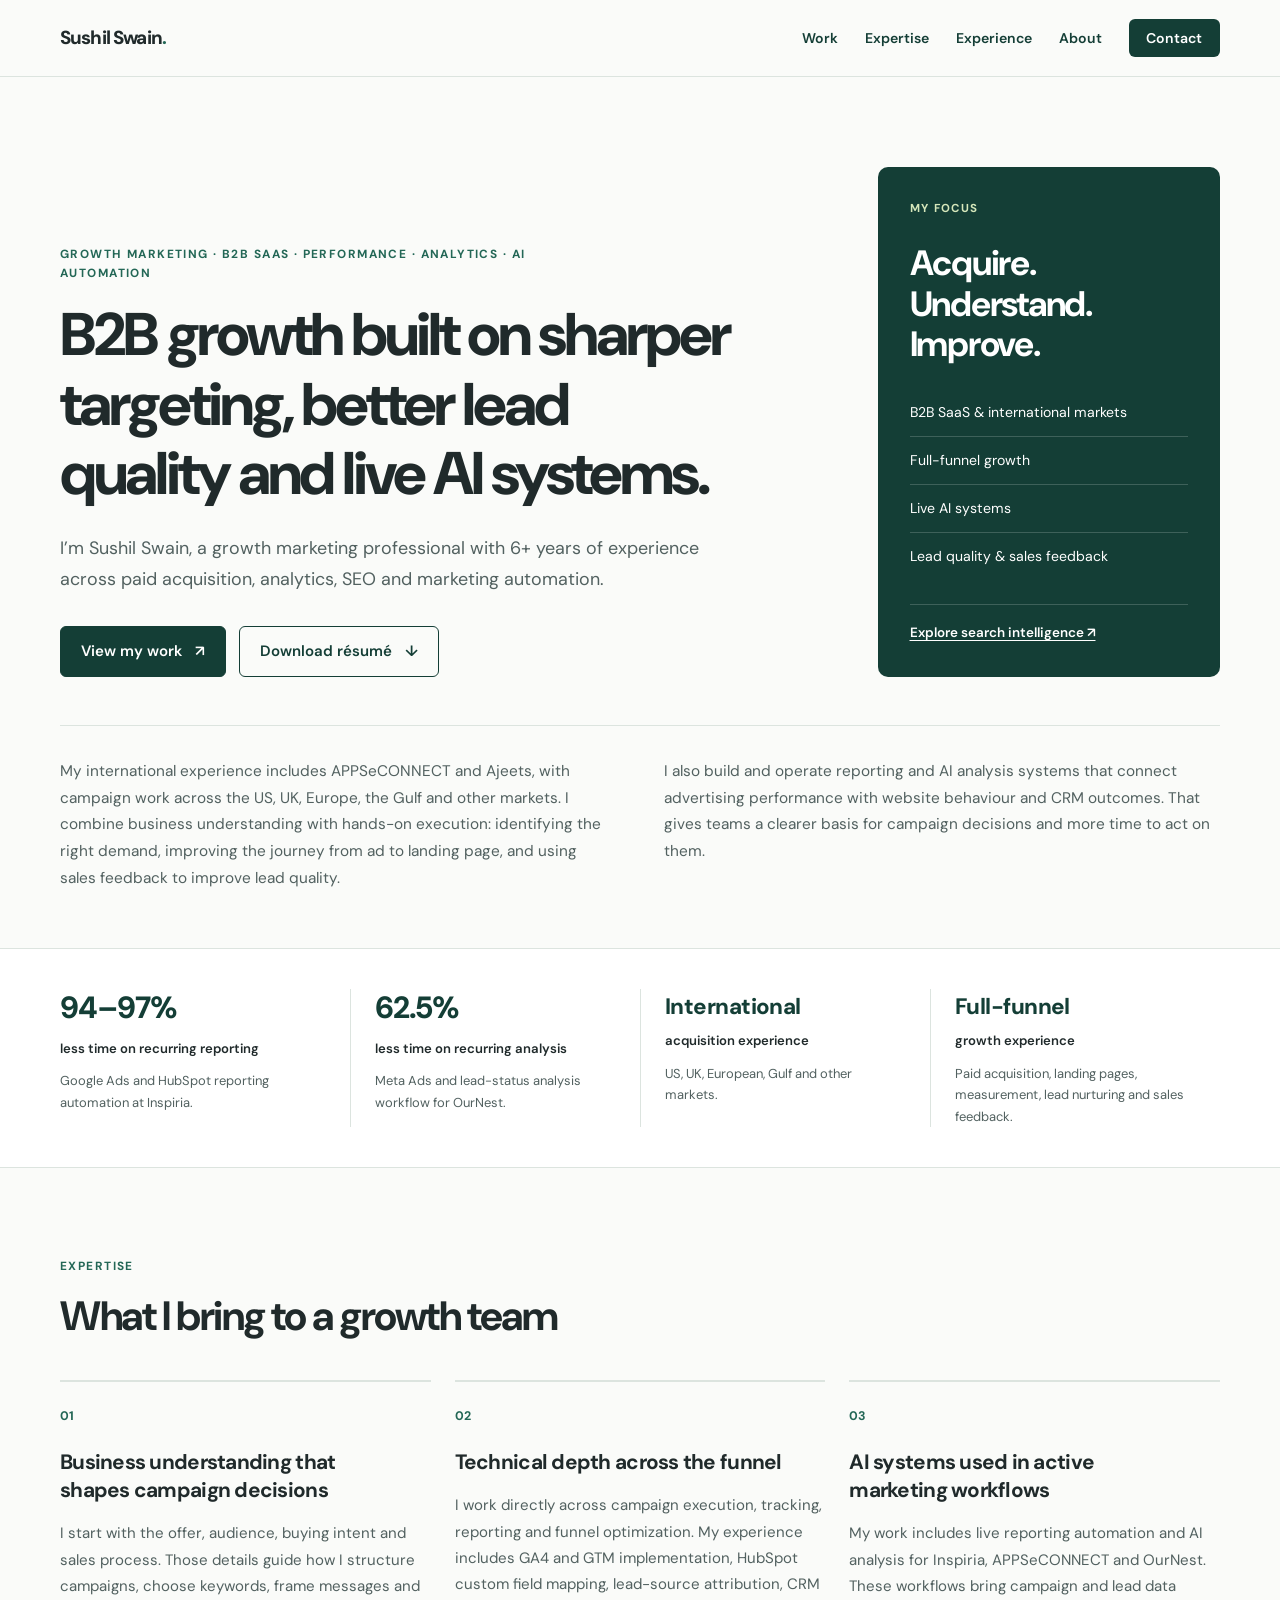
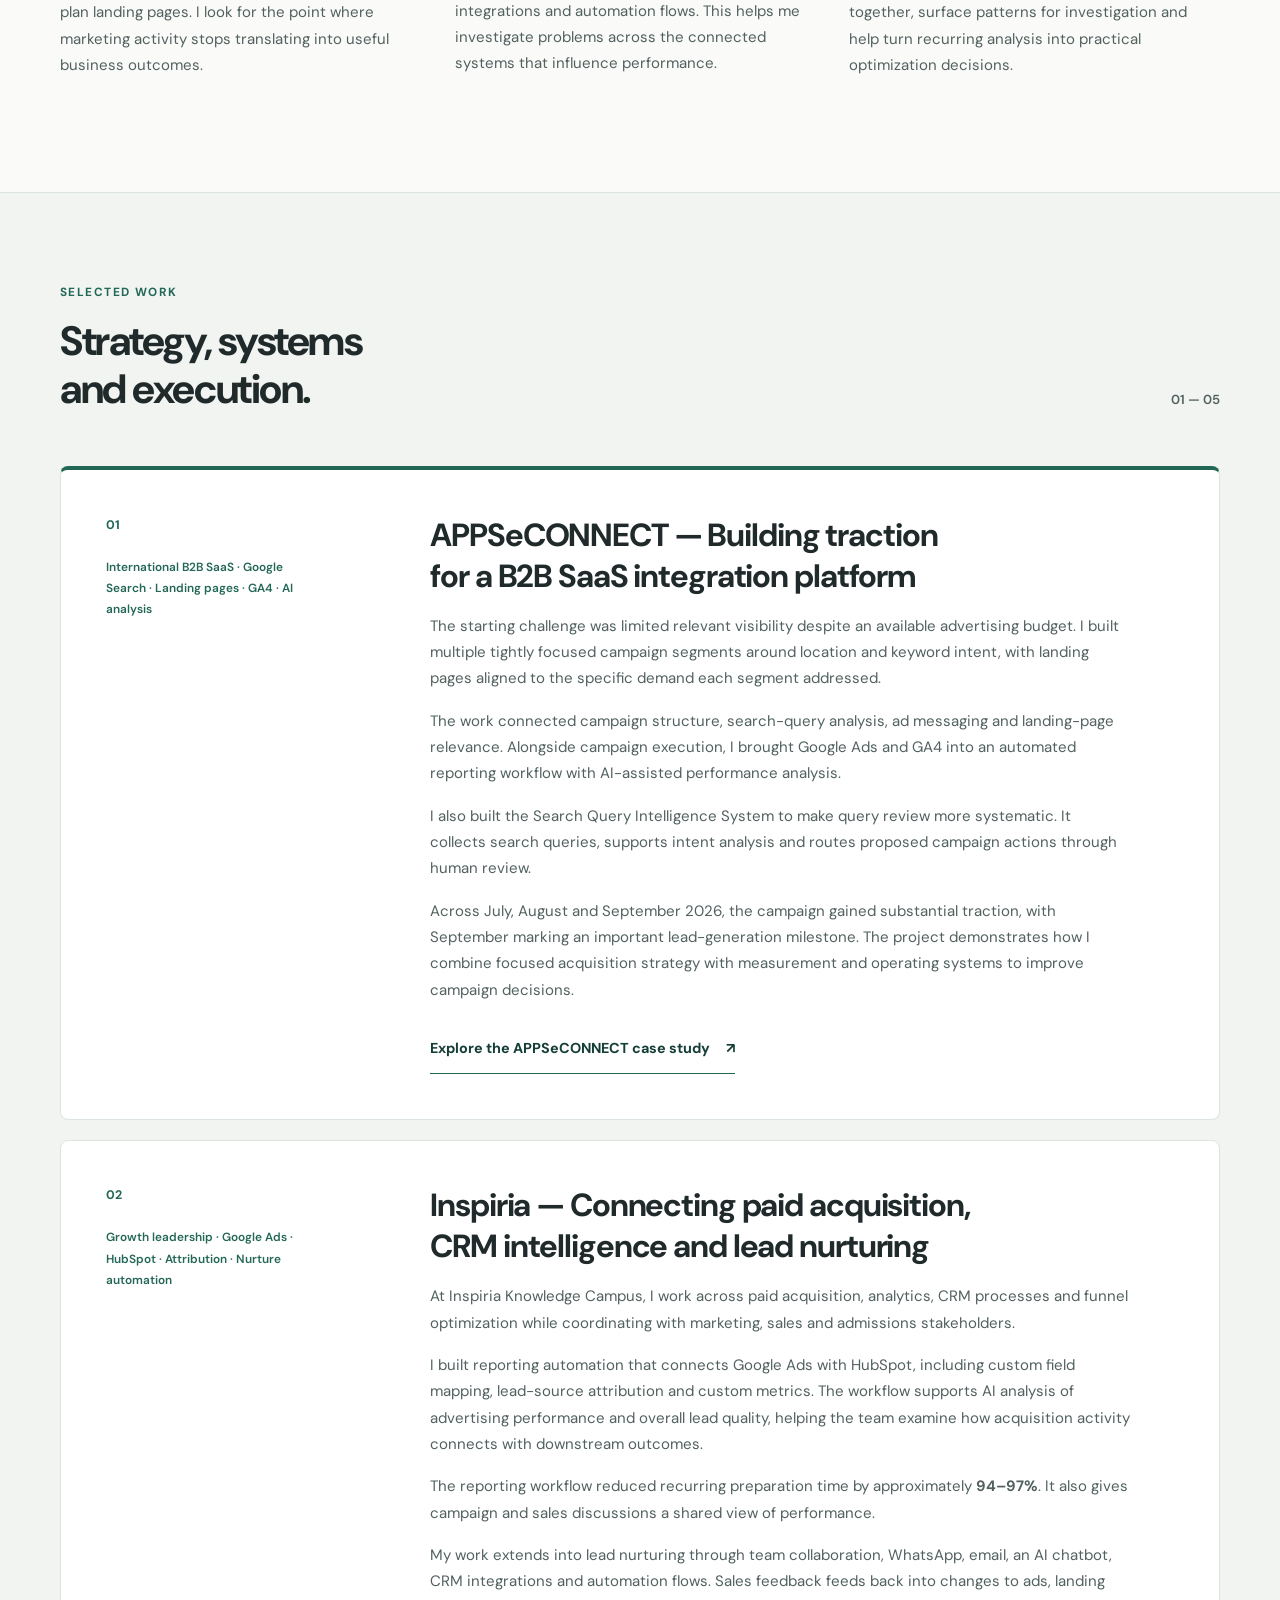
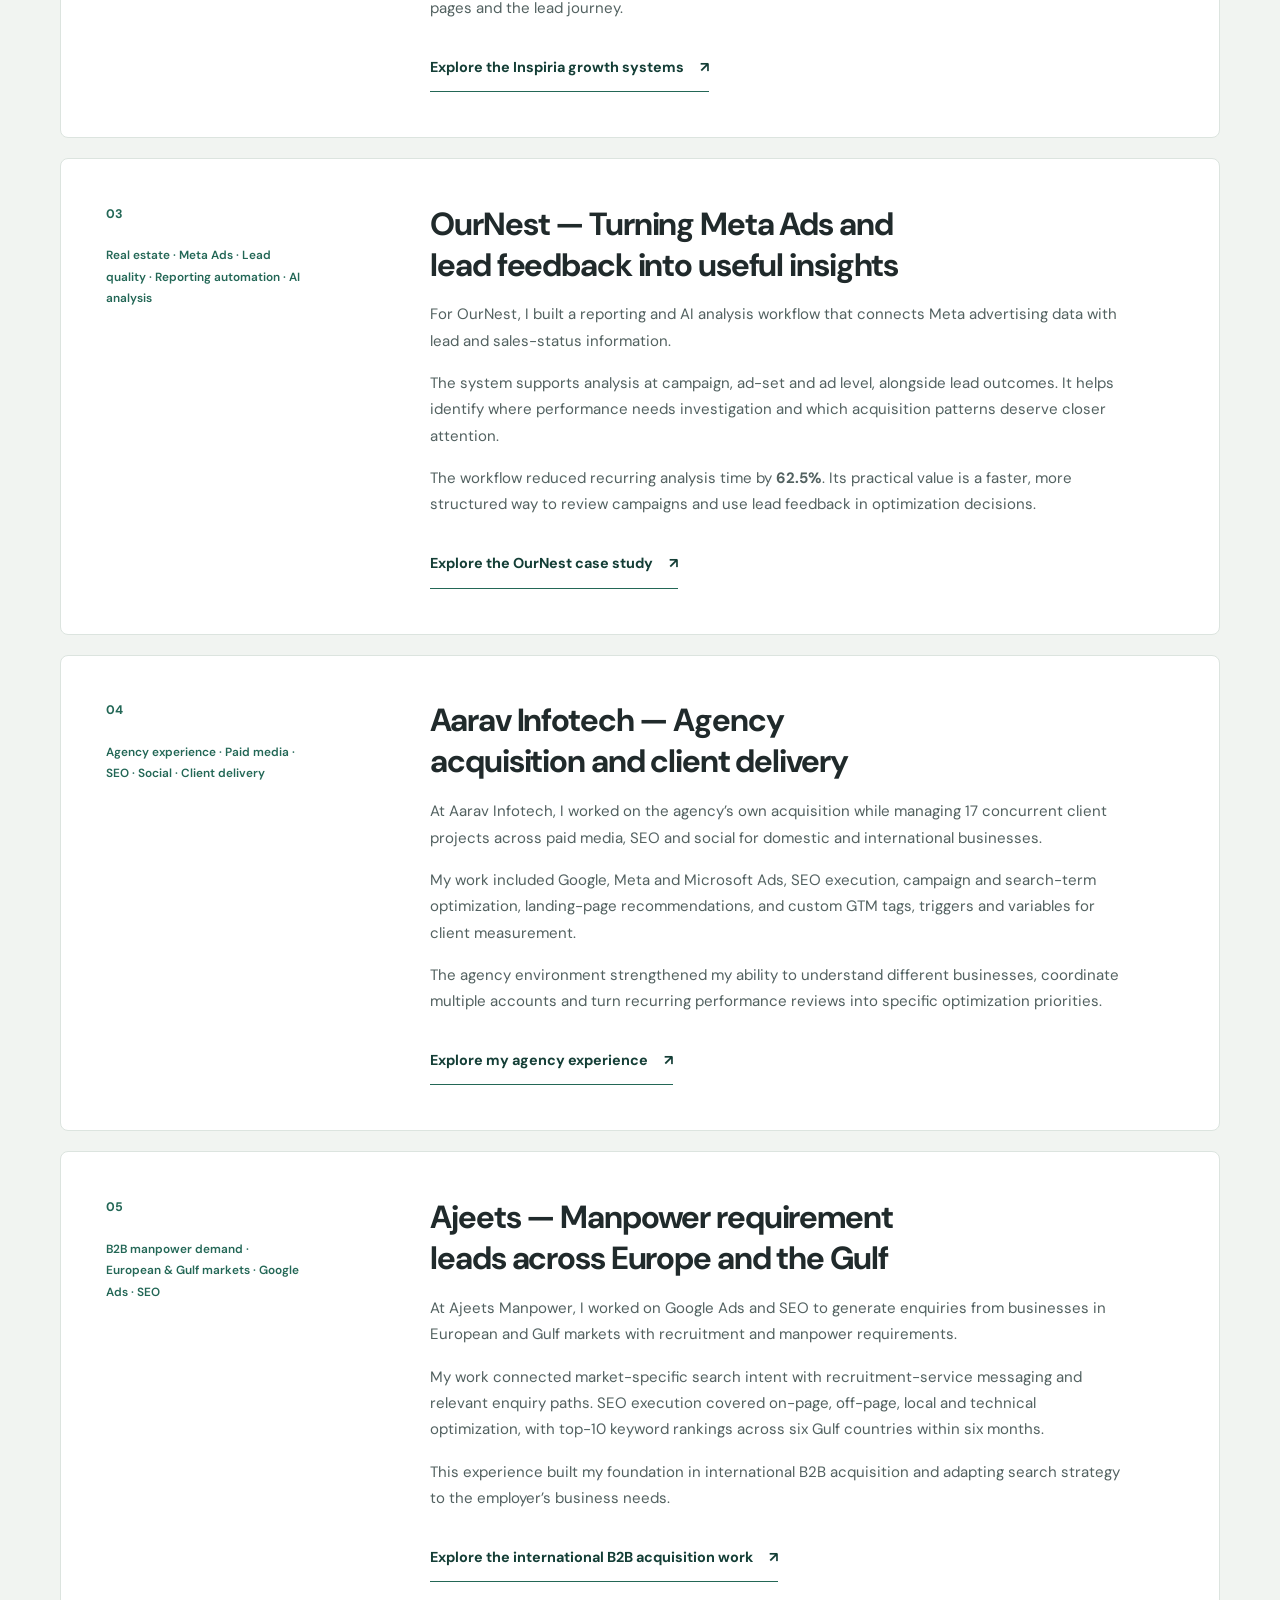
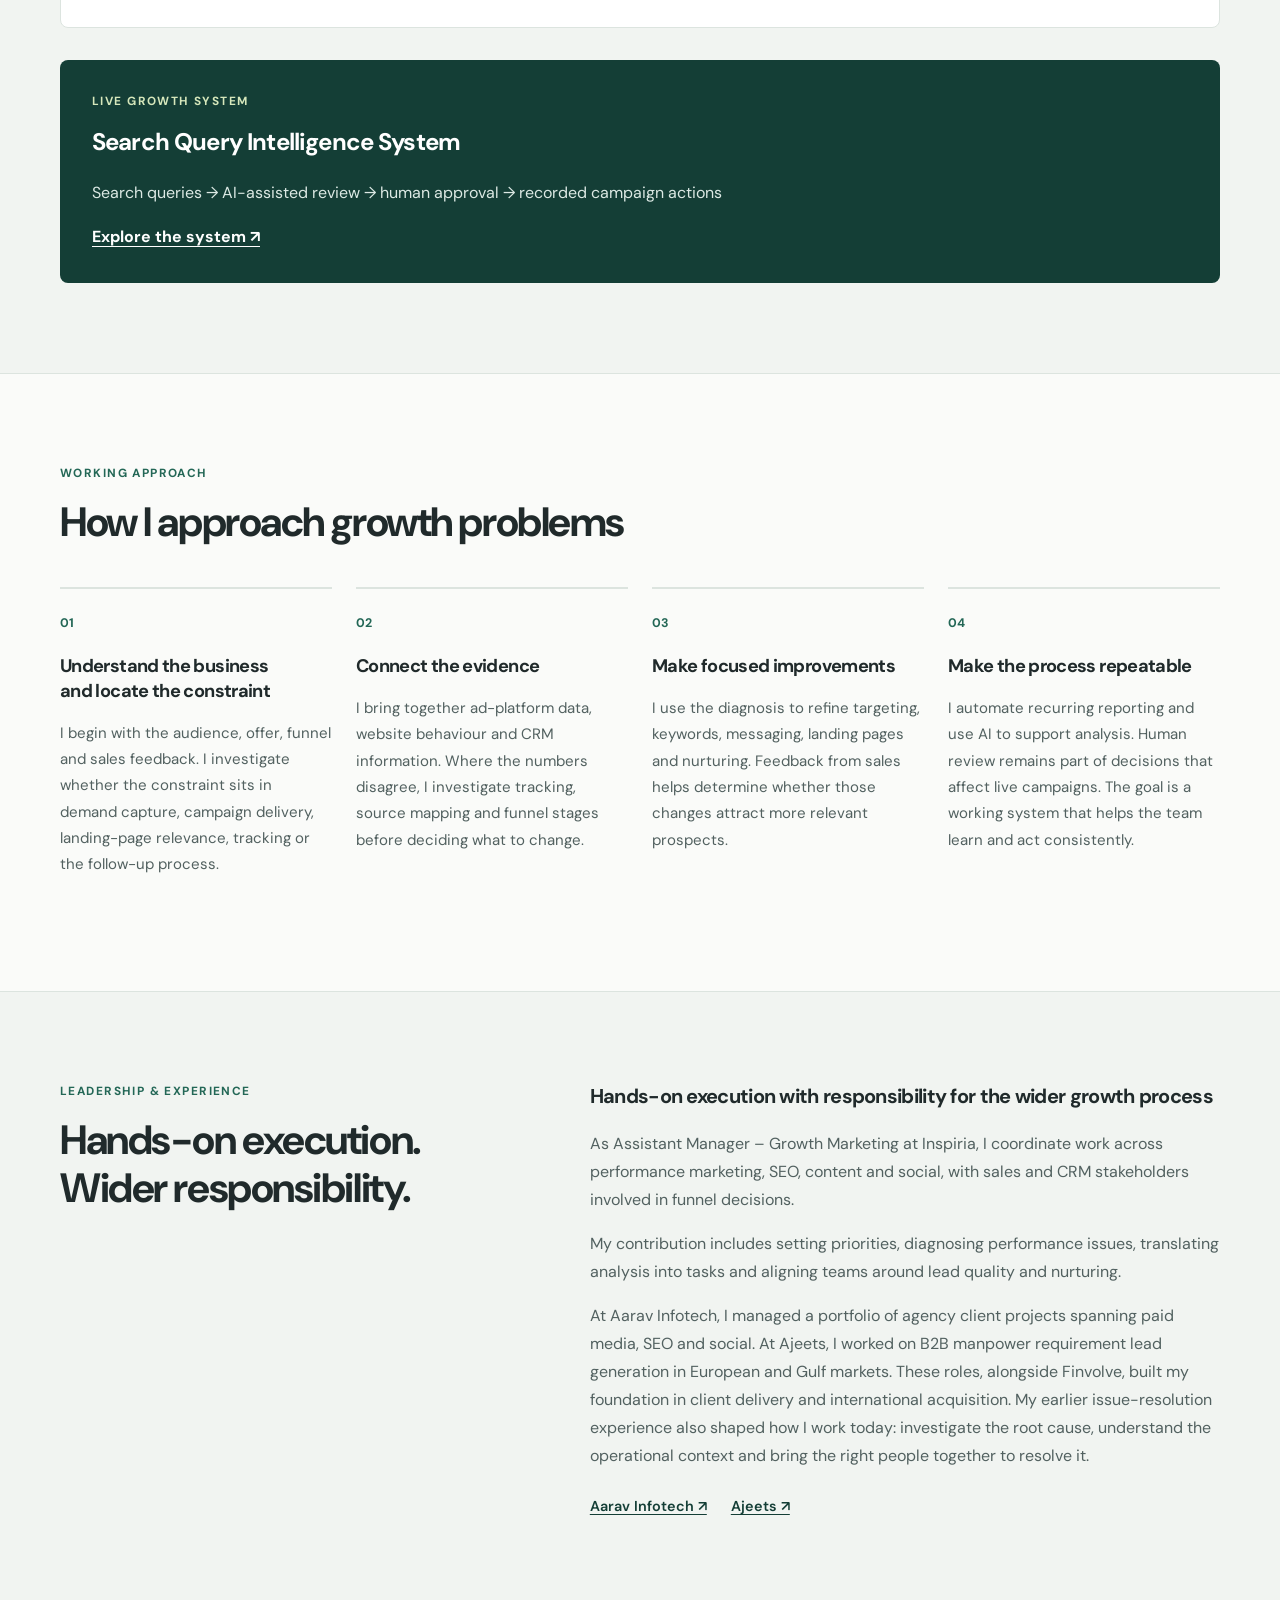
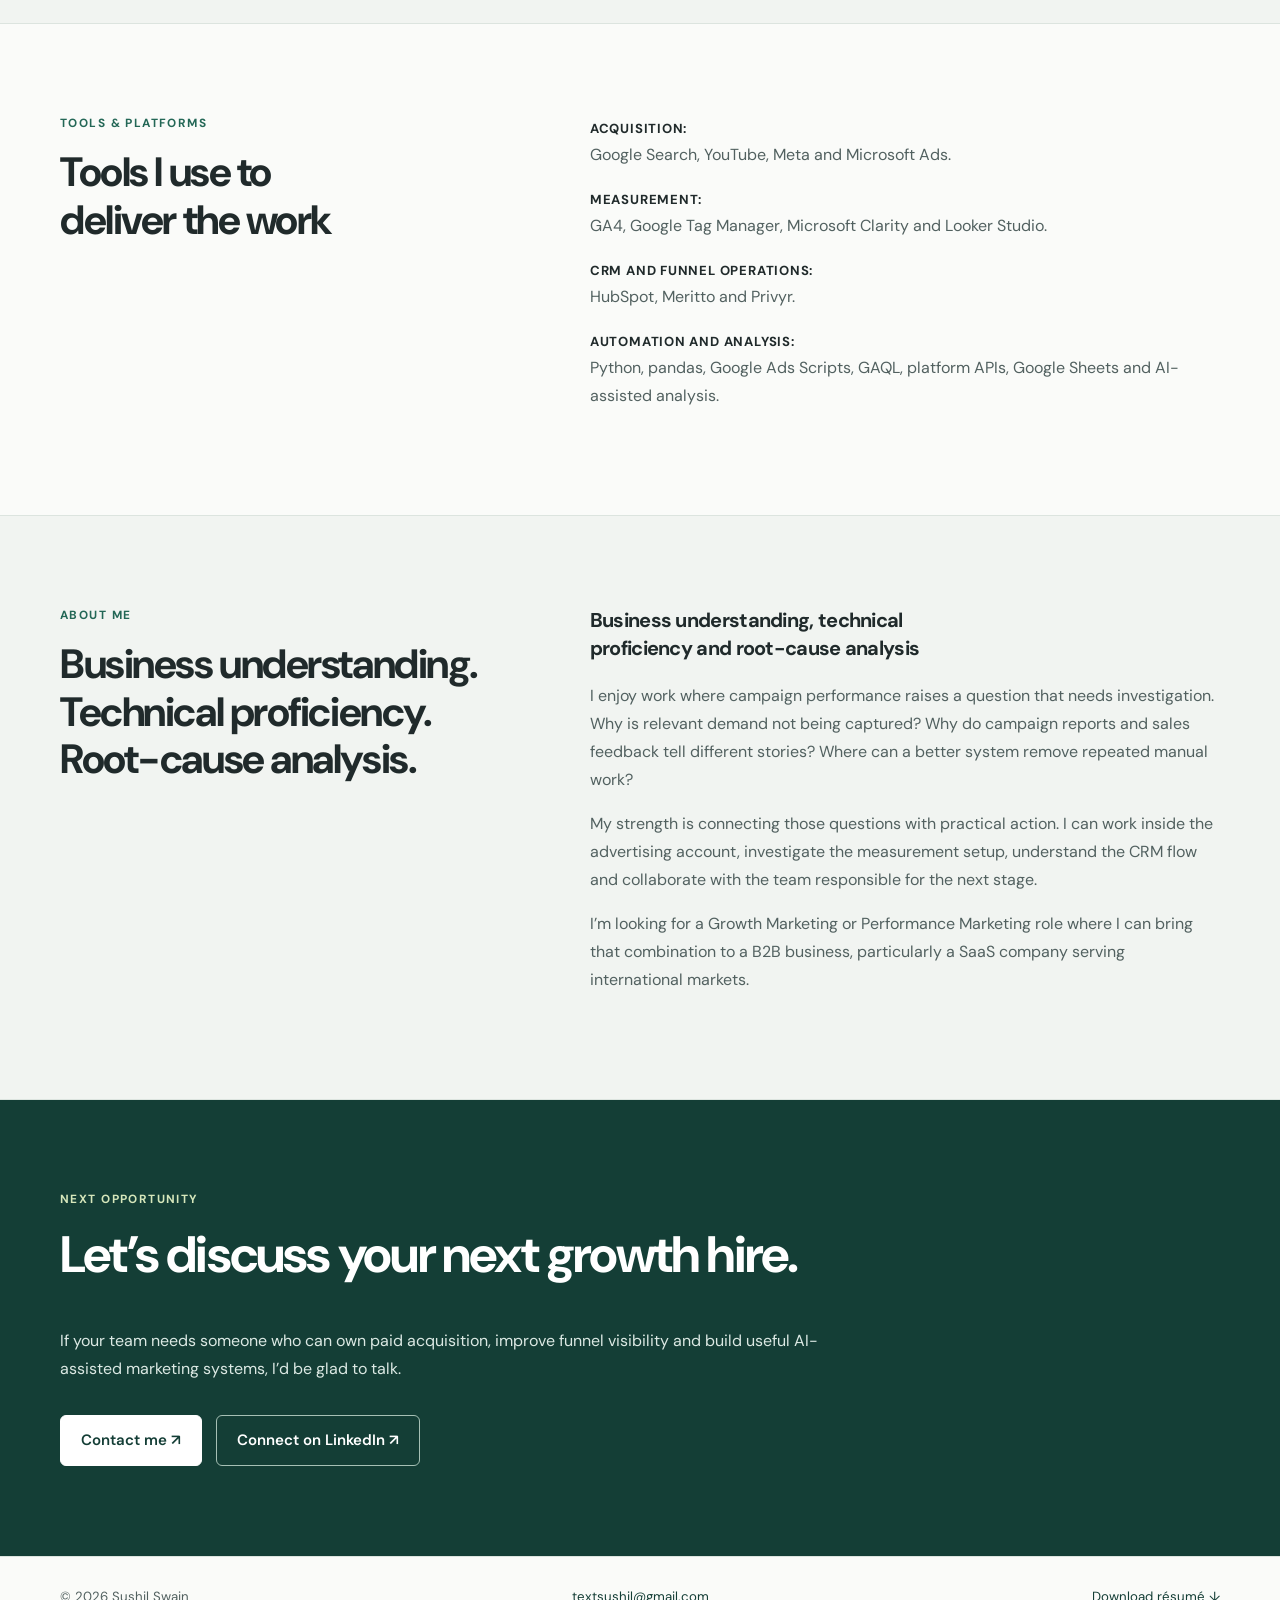
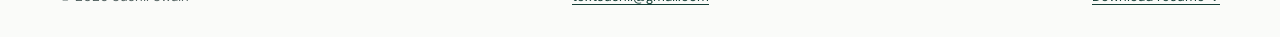
<file: index.html>
<!doctype html>
<html lang="en">
<head>
  <!-- Google Tag Manager -->
  <script>(function(w,d,s,l,i){w[l]=w[l]||[];w[l].push({'gtm.start':
  new Date().getTime(),event:'gtm.js'});var f=d.getElementsByTagName(s)[0],
  j=d.createElement(s),dl=l!='dataLayer'?'&l='+l:'';j.async=true;j.src=
  'https://www.googletagmanager.com/gtm.js?id='+i+dl;f.parentNode.insertBefore(j,f);
  })(window,document,'script','dataLayer','GTM-PFG9RD4K');</script>
  <!-- End Google Tag Manager -->
  <meta charset="utf-8">
  <meta name="viewport" content="width=device-width, initial-scale=1">
  <title>Sushil Swain — B2B Growth Marketing & AI Systems</title>
  <meta name="description" content="Sushil Swain: B2B SaaS growth marketing, international paid acquisition, full-funnel optimization and live AI reporting systems.">
  <link rel="canonical" href="https://sushilswain.github.io/">
  <meta property="og:type" content="website">
  <meta property="og:title" content="Sushil Swain — B2B Growth Marketing & AI Systems">
  <meta property="og:description" content="International B2B acquisition, better lead quality and live AI marketing systems.">
  <meta property="og:url" content="https://sushilswain.github.io/">
  <link rel="preconnect" href="https://fonts.googleapis.com">
  <link rel="preconnect" href="https://fonts.gstatic.com" crossorigin>
  <link href="https://fonts.googleapis.com/css2?family=DM+Sans:wght@400;500;600;700;800&family=Syne:wght@600;700;800&display=swap" rel="stylesheet">
  <link rel="stylesheet" href="assets/css/site.css?v=20261001">
  <script src="assets/js/site.js?v=20261001" defer></script>
</head>
<body class="homepage">
  <!-- Google Tag Manager (noscript) -->
  <noscript><iframe src="https://www.googletagmanager.com/ns.html?id=GTM-PFG9RD4K"
  height="0" width="0" style="display:none;visibility:hidden"></iframe></noscript>
  <!-- End Google Tag Manager (noscript) -->
  <a class="skip-link" href="#main">Skip to content</a>
  <header class="site-header">
    <nav class="header-inner wrap" aria-label="Main navigation">
      <a class="brand" href="/" aria-label="Sushil Swain home">Sushil Swain<span>.</span></a>
      <button class="menu-button" type="button" aria-expanded="false" aria-controls="nav-list">Menu</button>
      <ul class="nav-list" id="nav-list">
        <li><a href="#work">Work</a></li>
        <li><a href="#capabilities">Expertise</a></li>
        <li><a href="#experience">Experience</a></li>
        <li><a href="#about">About</a></li>
        <li><a class="nav-contact" href="#contact">Contact</a></li>
      </ul>
    </nav>
  </header>

  
<main id="main">
<section class="hero" aria-labelledby="hero-title"><div class="wrap hero-grid"><div class="hero-primary"><p class="eyebrow">Growth Marketing · B2B SaaS · Performance · Analytics · AI Automation</p><h1 id="hero-title">B2B growth built on sharper targeting, better lead quality and live AI systems.</h1><p class="lede">I’m Sushil Swain, a growth marketing professional with 6+ years of experience across paid acquisition, analytics, SEO and marketing automation.</p><div class="button-row"><a class="button primary" href="#work">View my work <span aria-hidden="true">↗</span></a><a class="button secondary" href="assets/documents/Sushil_Swain_Resume.pdf" download>Download résumé <span aria-hidden="true">↓</span></a></div></div><aside class="hero-panel" aria-label="Growth focus"><p class="panel-label">My focus</p><h2>Acquire.<br>Understand.<br>Improve.</h2><ol><li>B2B SaaS &amp; international markets</li><li>Full-funnel growth</li><li>Live AI systems</li><li>Lead quality &amp; sales feedback</li></ol><a class="panel-link" href="projects/search-query-intelligence.html">Explore search intelligence ↗</a></aside><div class="hero-context"><p>My international experience includes APPSeCONNECT and Ajeets, with campaign work across the US, UK, Europe, the Gulf and other markets. I combine business understanding with hands-on execution: identifying the right demand, improving the journey from ad to landing page, and using sales feedback to improve lead quality.</p><p>I also build and operate reporting and AI analysis systems that connect advertising performance with website behaviour and CRM outcomes. That gives teams a clearer basis for campaign decisions and more time to act on them.</p></div></div></section>
<section class="proof-strip" aria-label="Selected impact"><div class="wrap impact-grid"><div class="impact"><strong>94–97%</strong><span>less time on recurring reporting</span><p>Google Ads and HubSpot reporting automation at Inspiria.</p></div><div class="impact"><strong>62.5%</strong><span>less time on recurring analysis</span><p>Meta Ads and lead-status analysis workflow for OurNest.</p></div><div class="impact"><strong>International</strong><span>acquisition experience</span><p>US, UK, European, Gulf and other markets.</p></div><div class="impact"><strong>Full-funnel</strong><span>growth experience</span><p>Paid acquisition, landing pages, measurement, lead nurturing and sales feedback.</p></div></div></section>
<section class="section" id="capabilities" aria-labelledby="capabilities-title"><div class="wrap"><div class="section-heading"><p class="eyebrow">Expertise</p><h2 id="capabilities-title">What I bring to a growth team</h2></div><div class="grid-3"><article class="card expertise-card"><span class="step">01</span><h3>Business understanding that shapes campaign decisions</h3><p>I start with the offer, audience, buying intent and sales process. Those details guide how I structure campaigns, choose keywords, frame messages and plan landing pages. I look for the point where marketing activity stops translating into useful business outcomes.</p>
</article><article class="card expertise-card"><span class="step">02</span><h3>Technical depth across the funnel</h3><p>I work directly across campaign execution, tracking, reporting and funnel optimization. My experience includes GA4 and GTM implementation, HubSpot custom field mapping, lead-source attribution, CRM integrations and automation flows. This helps me investigate problems across the connected systems that influence performance.</p>
</article><article class="card expertise-card"><span class="step">03</span><h3>AI systems used in active marketing workflows</h3><p>My work includes live reporting automation and AI analysis for Inspiria, APPSeCONNECT and OurNest. These workflows bring campaign and lead data together, surface patterns for investigation and help turn recurring analysis into practical optimization decisions.</p></article></div></div></section>
<section class="section alt" id="work" aria-labelledby="work-title"><div class="wrap"><div class="section-heading section-heading-row"><div><p class="eyebrow">Selected work</p><h2 id="work-title">Strategy, systems<br>and execution.</h2></div><span class="section-index">01 — 05</span></div><div class="project-list">
<article class="card project-card project-appseconnect"><div class="project-meta"><span class="step">01</span><p class="category">International B2B SaaS · Google Search · Landing pages · GA4 · AI analysis</p></div><div class="project-body"><h3>APPSeCONNECT — Building traction for a B2B SaaS integration platform</h3><p>The starting challenge was limited relevant visibility despite an available advertising budget. I built multiple tightly focused campaign segments around location and keyword intent, with landing pages aligned to the specific demand each segment addressed.</p><p>The work connected campaign structure, search-query analysis, ad messaging and landing-page relevance. Alongside campaign execution, I brought Google Ads and GA4 into an automated reporting workflow with AI-assisted performance analysis.</p><p>I also built the Search Query Intelligence System to make query review more systematic. It collects search queries, supports intent analysis and routes proposed campaign actions through human review.</p><p>Across July, August and September 2026, the campaign gained substantial traction, with September marking an important lead-generation milestone. The project demonstrates how I combine focused acquisition strategy with measurement and operating systems to improve campaign decisions.</p><a class="project-link" href="projects/appseconnect.html">Explore the APPSeCONNECT case study <span aria-hidden="true">↗</span></a></div></article>
<article class="card project-card project-inspiria"><div class="project-meta"><span class="step">02</span><p class="category">Growth leadership · Google Ads · HubSpot · Attribution · Nurture automation</p></div><div class="project-body"><h3>Inspiria — Connecting paid acquisition, CRM intelligence and lead nurturing</h3><p>At Inspiria Knowledge Campus, I work across paid acquisition, analytics, CRM processes and funnel optimization while coordinating with marketing, sales and admissions stakeholders.</p><p>I built reporting automation that connects Google Ads with HubSpot, including custom field mapping, lead-source attribution and custom metrics. The workflow supports AI analysis of advertising performance and overall lead quality, helping the team examine how acquisition activity connects with downstream outcomes.</p><p>The reporting workflow reduced recurring preparation time by approximately <strong>94–97%</strong>. It also gives campaign and sales discussions a shared view of performance.</p><p>My work extends into lead nurturing through team collaboration, WhatsApp, email, an AI chatbot, CRM integrations and automation flows. Sales feedback feeds back into changes to ads, landing pages and the lead journey.</p><a class="project-link" href="projects/marketing-intelligence-automation.html">Explore the Inspiria growth systems <span aria-hidden="true">↗</span></a></div></article>
<article class="card project-card project-ournest"><div class="project-meta"><span class="step">03</span><p class="category">Real estate · Meta Ads · Lead quality · Reporting automation · AI analysis</p></div><div class="project-body"><h3>OurNest — Turning Meta Ads and lead feedback into useful insights</h3><p>For OurNest, I built a reporting and AI analysis workflow that connects Meta advertising data with lead and sales-status information.</p><p>The system supports analysis at campaign, ad-set and ad level, alongside lead outcomes. It helps identify where performance needs investigation and which acquisition patterns deserve closer attention.</p><p>The workflow reduced recurring analysis time by <strong>62.5%</strong>. Its practical value is a faster, more structured way to review campaigns and use lead feedback in optimization decisions.</p><a class="project-link" href="projects/ournest.html">Explore the OurNest case study <span aria-hidden="true">↗</span></a></div></article>
<article class="card project-card project-aarav"><div class="project-meta"><span class="step">04</span><p class="category">Agency experience · Paid media · SEO · Social · Client delivery</p></div><div class="project-body"><h3>Aarav Infotech — Agency acquisition and client delivery</h3><p>At Aarav Infotech, I worked on the agency’s own acquisition while managing 17 concurrent client projects across paid media, SEO and social for domestic and international businesses.</p><p>My work included Google, Meta and Microsoft Ads, SEO execution, campaign and search-term optimization, landing-page recommendations, and custom GTM tags, triggers and variables for client measurement.</p><p>The agency environment strengthened my ability to understand different businesses, coordinate multiple accounts and turn recurring performance reviews into specific optimization priorities.</p><a class="project-link" href="projects/aarav-infotech.html">Explore my agency experience <span aria-hidden="true">↗</span></a></div></article>
<article class="card project-card project-ajeets"><div class="project-meta"><span class="step">05</span><p class="category">B2B manpower demand · European &amp; Gulf markets · Google Ads · SEO</p></div><div class="project-body"><h3>Ajeets — Manpower requirement leads across Europe and the Gulf</h3><p>At Ajeets Manpower, I worked on Google Ads and SEO to generate enquiries from businesses in European and Gulf markets with recruitment and manpower requirements.</p><p>My work connected market-specific search intent with recruitment-service messaging and relevant enquiry paths. SEO execution covered on-page, off-page, local and technical optimization, with top-10 keyword rankings across six Gulf countries within six months.</p><p>This experience built my foundation in international B2B acquisition and adapting search strategy to the employer’s business needs.</p><a class="project-link" href="projects/ajeets-manpower.html">Explore the international B2B acquisition work <span aria-hidden="true">↗</span></a></div></article>
</div><div class="related-system"><p class="eyebrow">Live growth system</p><h3>Search Query Intelligence System</h3><p>Search queries → AI-assisted review → human approval → recorded campaign actions</p><a class="text-link" href="projects/search-query-intelligence.html">Explore the system ↗</a></div></div></section>
<section class="section" id="approach" aria-labelledby="approach-title"><div class="wrap"><div class="section-heading"><p class="eyebrow">Working approach</p><h2 id="approach-title">How I approach growth problems</h2></div><div class="grid-4"><article class="card approach-card"><span class="step">01</span><h3>Understand the business and locate the constraint</h3><p>I begin with the audience, offer, funnel and sales feedback. I investigate whether the constraint sits in demand capture, campaign delivery, landing-page relevance, tracking or the follow-up process.</p>
</article><article class="card approach-card"><span class="step">02</span><h3>Connect the evidence</h3><p>I bring together ad-platform data, website behaviour and CRM information. Where the numbers disagree, I investigate tracking, source mapping and funnel stages before deciding what to change.</p>
</article><article class="card approach-card"><span class="step">03</span><h3>Make focused improvements</h3><p>I use the diagnosis to refine targeting, keywords, messaging, landing pages and nurturing. Feedback from sales helps determine whether those changes attract more relevant prospects.</p>
</article><article class="card approach-card"><span class="step">04</span><h3>Make the process repeatable</h3><p>I automate recurring reporting and use AI to support analysis. Human review remains part of decisions that affect live campaigns. The goal is a working system that helps the team learn and act consistently.</p></article></div></div></section>
<section class="section alt" id="experience" aria-labelledby="experience-title"><div class="wrap split-section"><div class="section-heading"><p class="eyebrow">Leadership &amp; experience</p><h2 id="experience-title">Hands-on execution.<br>Wider responsibility.</h2></div><div class="prose"><h3>Hands-on execution with responsibility for the wider growth process</h3>
<p>As Assistant Manager – Growth Marketing at Inspiria, I coordinate work across performance marketing, SEO, content and social, with sales and CRM stakeholders involved in funnel decisions.</p>
<p>My contribution includes setting priorities, diagnosing performance issues, translating analysis into tasks and aligning teams around lead quality and nurturing.</p>
<p>At Aarav Infotech, I managed a portfolio of agency client projects spanning paid media, SEO and social. At Ajeets, I worked on B2B manpower requirement lead generation in European and Gulf markets. These roles, alongside Finvolve, built my foundation in client delivery and international acquisition. My earlier issue-resolution experience also shaped how I work today: investigate the root cause, understand the operational context and bring the right people together to resolve it.</p><p class="experience-links"><a href="projects/aarav-infotech.html">Aarav Infotech ↗</a> <a href="projects/ajeets-manpower.html">Ajeets ↗</a></p></div></div></section>
<section class="section tools-section" id="tools" aria-labelledby="tools-title"><div class="wrap split-section"><div class="section-heading"><p class="eyebrow">Tools &amp; platforms</p><h2 id="tools-title">Tools I use to deliver the work</h2></div><div class="tool-list"><p><strong>Acquisition:</strong> Google Search, YouTube, Meta and Microsoft Ads.  <br><strong>Measurement:</strong> GA4, Google Tag Manager, Microsoft Clarity and Looker Studio.  <br><strong>CRM and funnel operations:</strong> HubSpot, Meritto and Privyr.  <br><strong>Automation and analysis:</strong> Python, pandas, Google Ads Scripts, GAQL, platform APIs, Google Sheets and AI-assisted analysis.</p></div></div></section>
<section class="section alt" id="about" aria-labelledby="about-title"><div class="wrap split-section"><div class="section-heading"><p class="eyebrow">About me</p><h2 id="about-title">Business understanding.<br>Technical proficiency.<br>Root-cause analysis.</h2></div><div class="prose"><h3>Business understanding, technical proficiency and root-cause analysis</h3>
<p>I enjoy work where campaign performance raises a question that needs investigation. Why is relevant demand not being captured? Why do campaign reports and sales feedback tell different stories? Where can a better system remove repeated manual work?</p>
<p>My strength is connecting those questions with practical action. I can work inside the advertising account, investigate the measurement setup, understand the CRM flow and collaborate with the team responsible for the next stage.</p>
<p>I’m looking for a Growth Marketing or Performance Marketing role where I can bring that combination to a B2B business, particularly a SaaS company serving international markets.</p></div></div></section>
<section class="section contact-section" id="contact" aria-labelledby="contact-title"><div class="wrap"><p class="eyebrow">Next opportunity</p><h2 id="contact-title">Let’s discuss your next growth hire.</h2><p>If your team needs someone who can own paid acquisition, improve funnel visibility and build useful AI-assisted marketing systems, I’d be glad to talk.</p><div class="button-row"><a class="button primary" href="mailto:textsushil@gmail.com">Contact me ↗</a><a class="button secondary" href="https://www.linkedin.com/in/techsus/" target="_blank" rel="noopener noreferrer">Connect on LinkedIn ↗</a></div></div></section></main>
<footer class="site-footer"><div class="wrap footer-inner"><span>© 2026 Sushil Swain</span><a href="mailto:textsushil@gmail.com">textsushil@gmail.com</a><a href="assets/documents/Sushil_Swain_Resume.pdf" download>Download résumé ↓</a></div></footer></body></html>
</file>
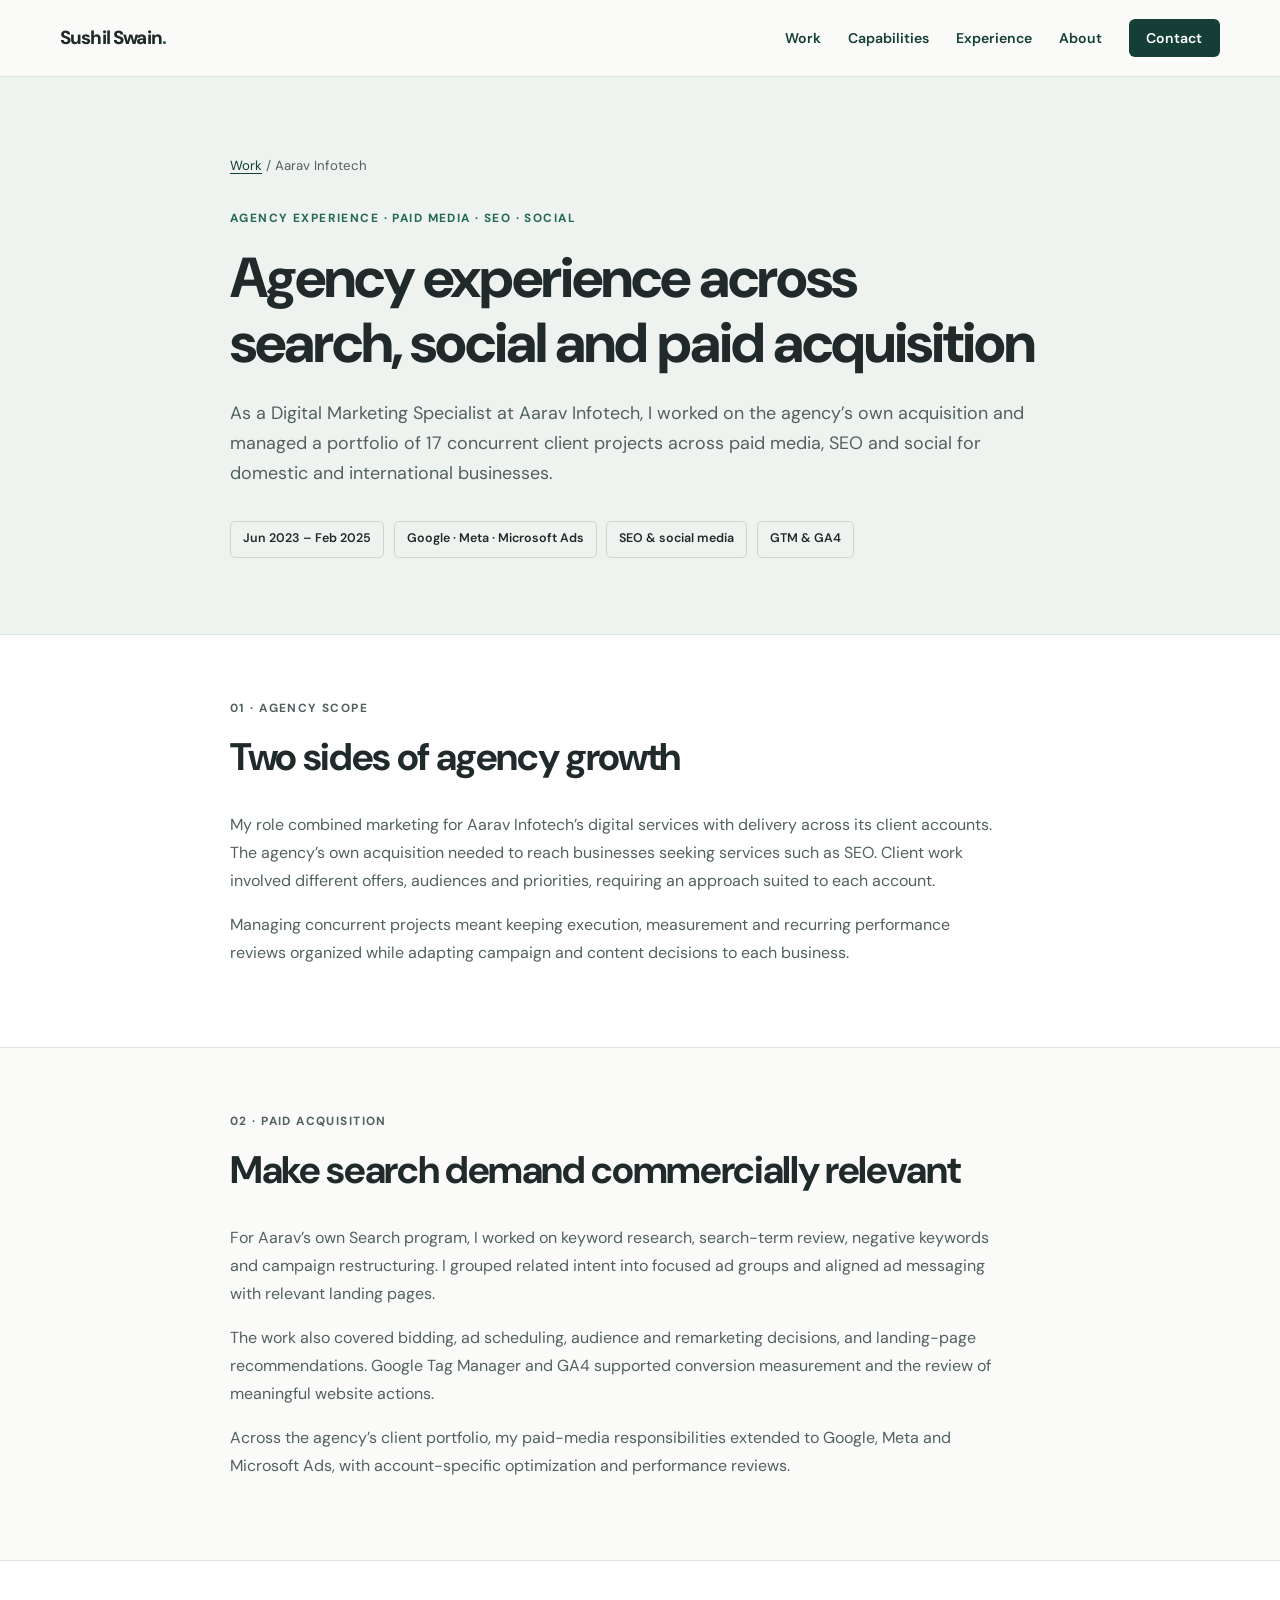
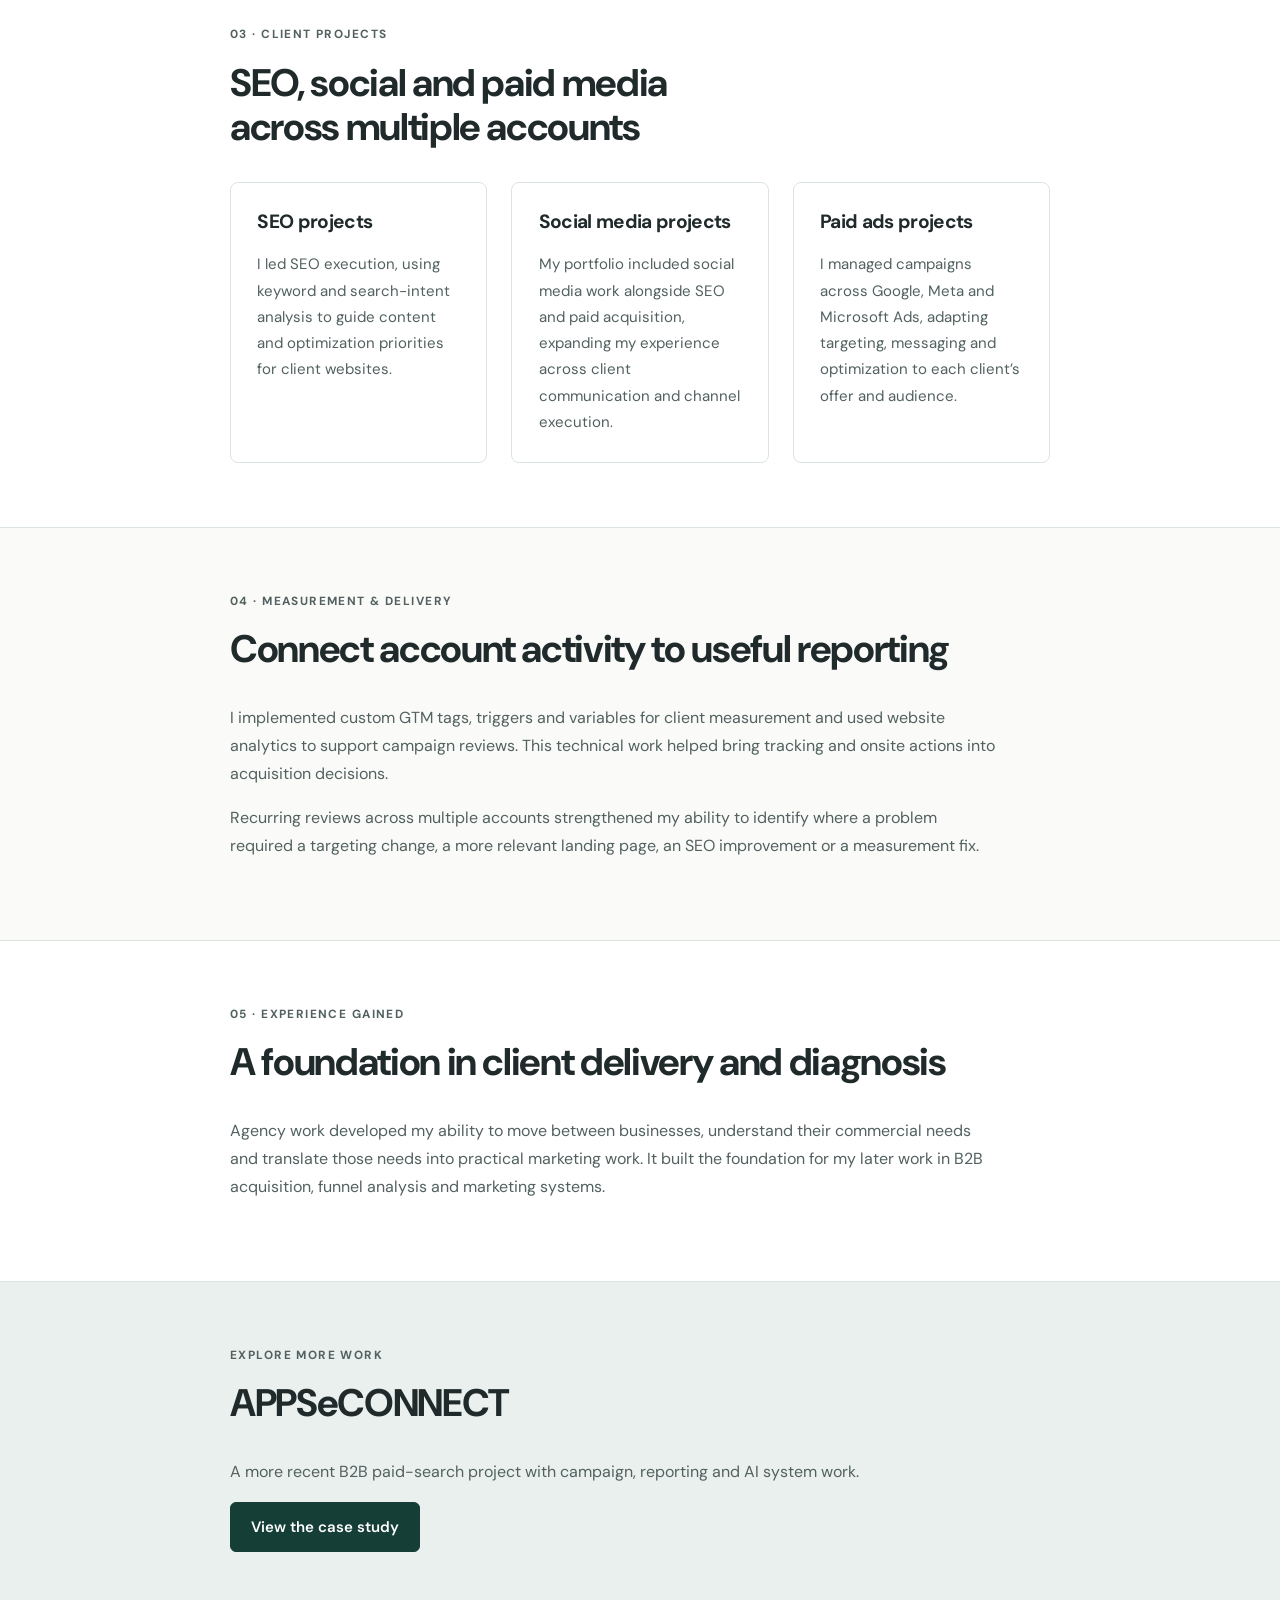
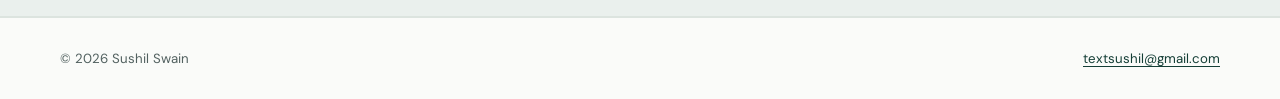
<file: projects/aarav-infotech.html>
<!doctype html>
<html lang="en">
<head>
  <!-- Google Tag Manager -->
  <script>(function(w,d,s,l,i){w[l]=w[l]||[];w[l].push({'gtm.start':
  new Date().getTime(),event:'gtm.js'});var f=d.getElementsByTagName(s)[0],
  j=d.createElement(s),dl=l!='dataLayer'?'&l='+l:'';j.async=true;j.src=
  'https://www.googletagmanager.com/gtm.js?id='+i+dl;f.parentNode.insertBefore(j,f);
  })(window,document,'script','dataLayer','GTM-PFG9RD4K');</script>
  <!-- End Google Tag Manager -->
  <meta charset="utf-8">
  <meta name="viewport" content="width=device-width, initial-scale=1">
  <title>Aarav Infotech — Sushil Swain</title>
  <meta name="description" content="Digital marketing agency experience across 17 client projects: paid media, SEO, social media and conversion measurement for domestic and international businesses.">
  <link rel="canonical" href="https://sushilswain.github.io/projects/aarav-infotech.html">
  <meta property="og:type" content="article">
  <meta property="og:title" content="Aarav Infotech — Sushil Swain">
  <meta property="og:description" content="Digital marketing agency experience across 17 client projects: paid media, SEO, social media and conversion measurement for domestic and international businesses.">
  <meta property="og:url" content="https://sushilswain.github.io/projects/aarav-infotech.html">
  <link rel="preconnect" href="https://fonts.googleapis.com">
  <link rel="preconnect" href="https://fonts.gstatic.com" crossorigin>
  <link href="https://fonts.googleapis.com/css2?family=DM+Sans:wght@400;500;600;700;800&family=Syne:wght@600;700;800&display=swap" rel="stylesheet">
  <link rel="stylesheet" href="../assets/css/site.css?v=20261001">
  <script src="../assets/js/site.js?v=20261001" defer></script>
</head>
<body>
  <!-- Google Tag Manager (noscript) -->
  <noscript><iframe src="https://www.googletagmanager.com/ns.html?id=GTM-PFG9RD4K"
  height="0" width="0" style="display:none;visibility:hidden"></iframe></noscript>
  <!-- End Google Tag Manager (noscript) -->
  <a class="skip-link" href="#main">Skip to content</a>
  <header class="site-header"><nav class="header-inner wrap" aria-label="Main navigation"><a class="brand" href="/" aria-label="Sushil Swain home">Sushil Swain<span>.</span></a><button class="menu-button" type="button" aria-expanded="false" aria-controls="nav-list">Menu</button><ul class="nav-list" id="nav-list"><li><a href="/index.html#work">Work</a></li><li><a href="/index.html#capabilities">Capabilities</a></li><li><a href="/index.html#experience">Experience</a></li><li><a href="/index.html#about">About</a></li><li><a class="nav-contact" href="/index.html#contact">Contact</a></li></ul></nav></header>
  <main id="main">
    <section class="case-hero"><div class="narrow"><nav class="breadcrumb" aria-label="Breadcrumb"><a href="/index.html#work">Work</a> / Aarav Infotech</nav><p class="eyebrow">Agency experience · Paid media · SEO · Social</p><h1>Agency experience across search, social and paid acquisition</h1><p class="lede">As a Digital Marketing Specialist at Aarav Infotech, I worked on the agency’s own acquisition and managed a portfolio of 17 concurrent client projects across paid media, SEO and social for domestic and international businesses.</p><ul class="meta-list"><li>Jun 2023 – Feb 2025</li><li>Google · Meta · Microsoft Ads</li><li>SEO &amp; social media</li><li>GTM &amp; GA4</li></ul></div></section>
<section class="case-section" aria-labelledby="section-1"><div class="narrow"><p class="eyebrow">01 · Agency scope</p><h2 id="section-1">Two sides of agency growth</h2><p>My role combined marketing for Aarav Infotech’s digital services with delivery across its client accounts. The agency’s own acquisition needed to reach businesses seeking services such as SEO. Client work involved different offers, audiences and priorities, requiring an approach suited to each account.</p><p>Managing concurrent projects meant keeping execution, measurement and recurring performance reviews organized while adapting campaign and content decisions to each business.</p></div></section>
<section class="case-section" aria-labelledby="section-2"><div class="narrow"><p class="eyebrow">02 · Paid acquisition</p><h2 id="section-2">Make search demand commercially relevant</h2><p>For Aarav’s own Search program, I worked on keyword research, search-term review, negative keywords and campaign restructuring. I grouped related intent into focused ad groups and aligned ad messaging with relevant landing pages.</p><p>The work also covered bidding, ad scheduling, audience and remarketing decisions, and landing-page recommendations. Google Tag Manager and GA4 supported conversion measurement and the review of meaningful website actions.</p><p>Across the agency’s client portfolio, my paid-media responsibilities extended to Google, Meta and Microsoft Ads, with account-specific optimization and performance reviews.</p></div></section>
<section class="case-section" aria-labelledby="section-3"><div class="narrow"><p class="eyebrow">03 · Client projects</p><h2 id="section-3">SEO, social and paid media across multiple accounts</h2><div class="grid-3 case-services"><article class="card"><h3>SEO projects</h3><p>I led SEO execution, using keyword and search-intent analysis to guide content and optimization priorities for client websites.</p></article><article class="card"><h3>Social media projects</h3><p>My portfolio included social media work alongside SEO and paid acquisition, expanding my experience across client communication and channel execution.</p></article><article class="card"><h3>Paid ads projects</h3><p>I managed campaigns across Google, Meta and Microsoft Ads, adapting targeting, messaging and optimization to each client’s offer and audience.</p></article></div></div></section>
<section class="case-section" aria-labelledby="section-4"><div class="narrow"><p class="eyebrow">04 · Measurement &amp; delivery</p><h2 id="section-4">Connect account activity to useful reporting</h2><p>I implemented custom GTM tags, triggers and variables for client measurement and used website analytics to support campaign reviews. This technical work helped bring tracking and onsite actions into acquisition decisions.</p><p>Recurring reviews across multiple accounts strengthened my ability to identify where a problem required a targeting change, a more relevant landing page, an SEO improvement or a measurement fix.</p></div></section>
<section class="case-section" aria-labelledby="section-5"><div class="narrow"><p class="eyebrow">05 · Experience gained</p><h2 id="section-5">A foundation in client delivery and diagnosis</h2><p>Agency work developed my ability to move between businesses, understand their commercial needs and translate those needs into practical marketing work. It built the foundation for my later work in B2B acquisition, funnel analysis and marketing systems.</p></div></section>
    <section class="case-section next-case"><div class="narrow"><p class="eyebrow">Explore more work</p><h2>APPSeCONNECT</h2><p>A more recent B2B paid-search project with campaign, reporting and AI system work.</p><a class="button primary" href="appseconnect.html">View the case study</a></div></section>
  </main>
  <footer class="site-footer"><div class="wrap footer-inner"><span>© 2026 Sushil Swain</span><a href="mailto:textsushil@gmail.com">textsushil@gmail.com</a></div></footer>
</body>
</html>
</file>
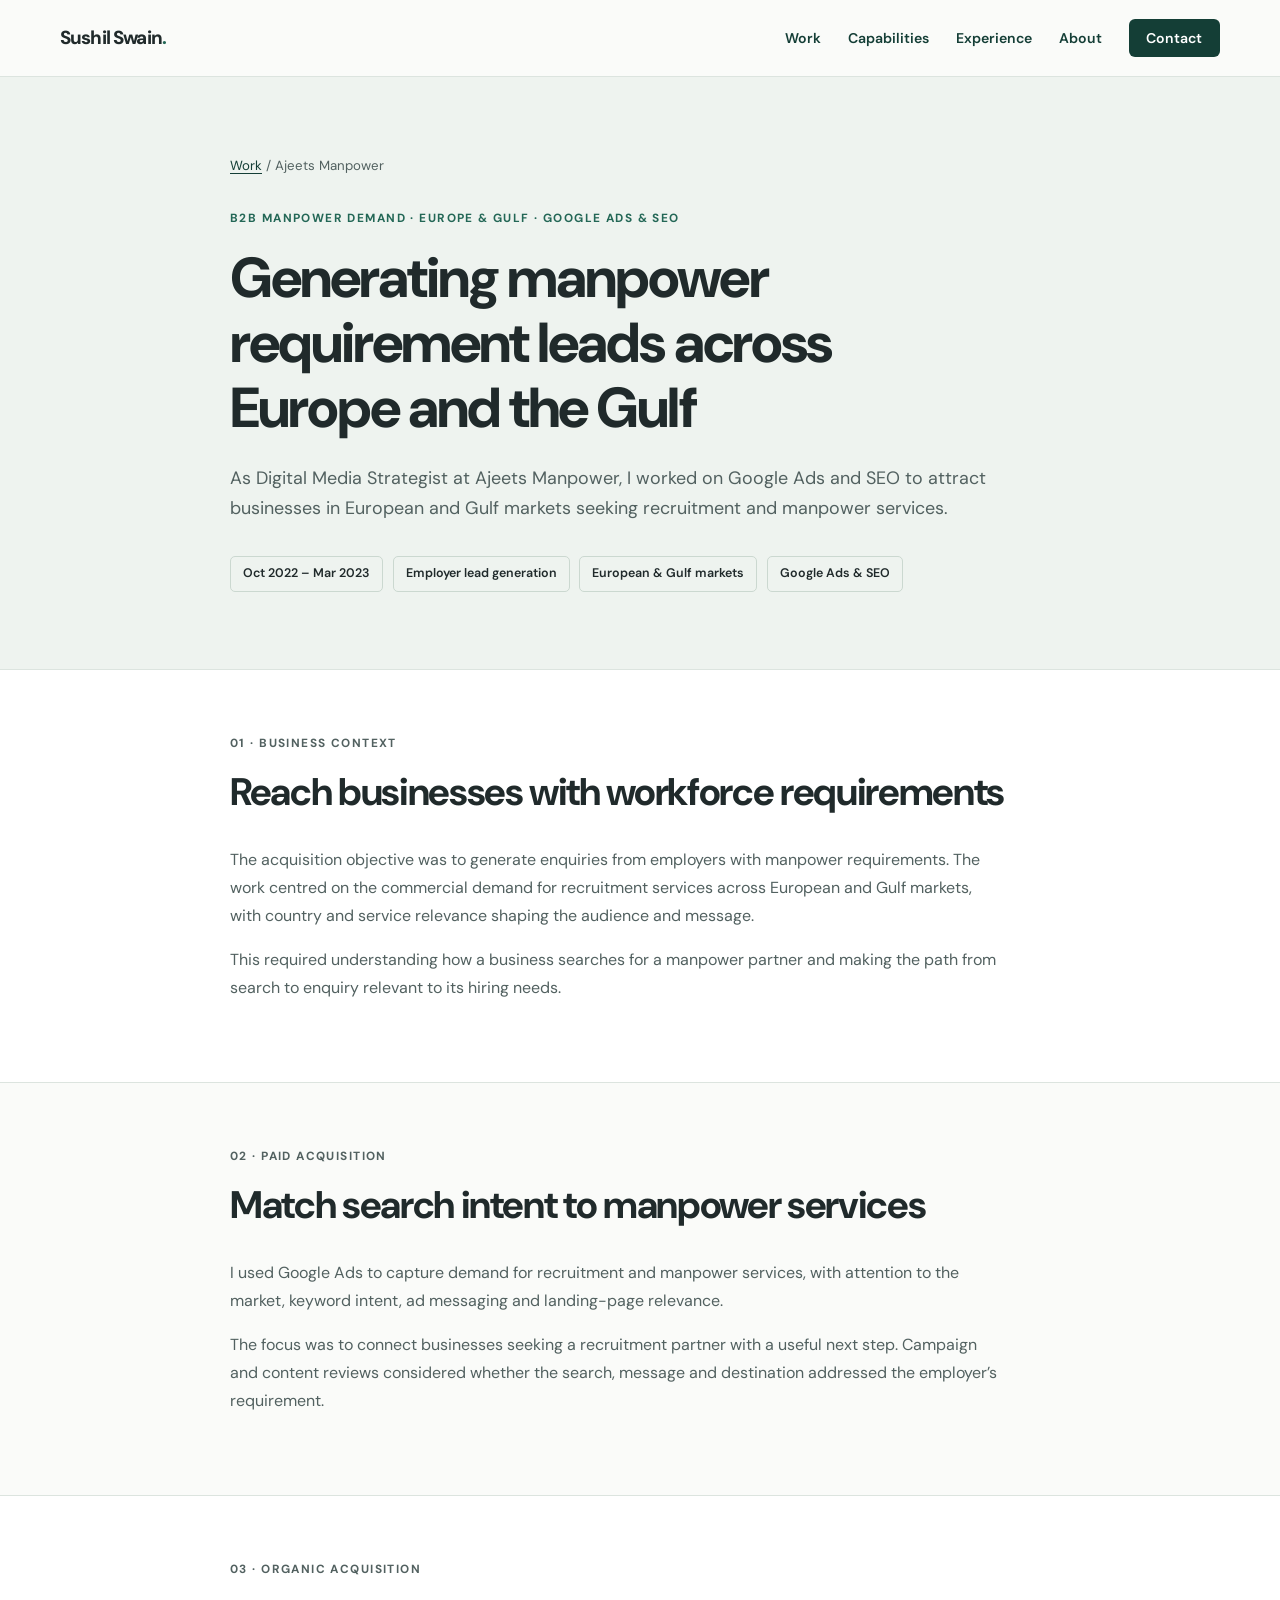
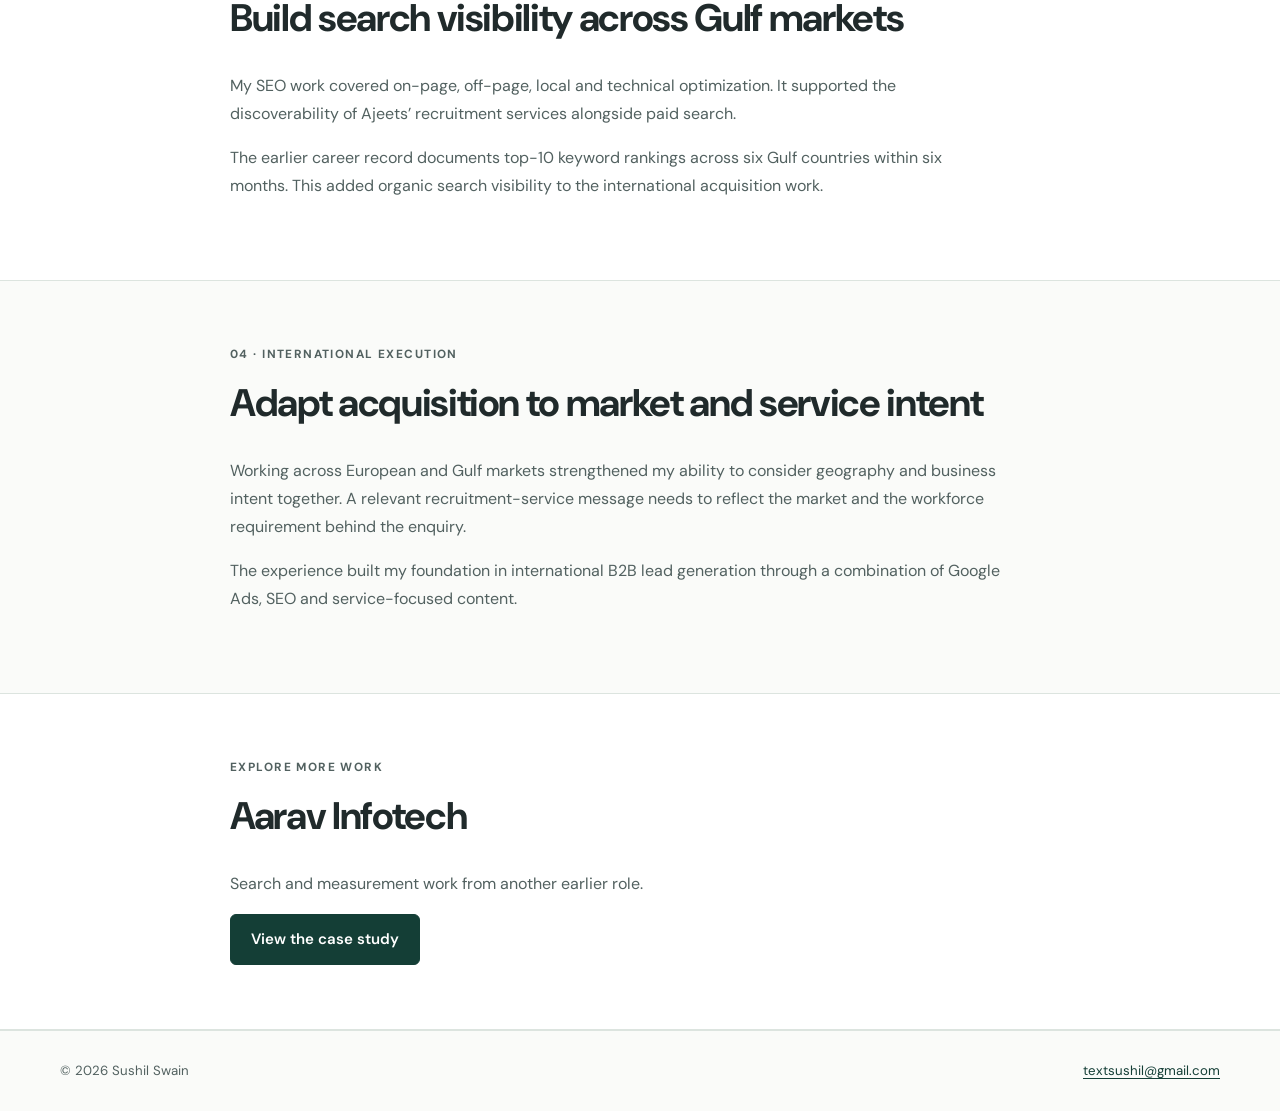
<file: projects/ajeets-manpower.html>
<!doctype html>
<html lang="en">
<head>
  <!-- Google Tag Manager -->
  <script>(function(w,d,s,l,i){w[l]=w[l]||[];w[l].push({'gtm.start':
  new Date().getTime(),event:'gtm.js'});var f=d.getElementsByTagName(s)[0],
  j=d.createElement(s),dl=l!='dataLayer'?'&l='+l:'';j.async=true;j.src=
  'https://www.googletagmanager.com/gtm.js?id='+i+dl;f.parentNode.insertBefore(j,f);
  })(window,document,'script','dataLayer','GTM-PFG9RD4K');</script>
  <!-- End Google Tag Manager -->
  <meta charset="utf-8">
  <meta name="viewport" content="width=device-width, initial-scale=1">
  <title>Ajeets Manpower — Sushil Swain</title>
  <meta name="description" content="B2B lead generation for employer manpower requirements in European and Gulf markets through Google Ads and SEO.">
  <link rel="canonical" href="https://sushilswain.github.io/projects/ajeets-manpower.html">
  <meta property="og:type" content="article">
  <meta property="og:title" content="Ajeets Manpower — Sushil Swain">
  <meta property="og:description" content="B2B lead generation for employer manpower requirements in European and Gulf markets through Google Ads and SEO.">
  <meta property="og:url" content="https://sushilswain.github.io/projects/ajeets-manpower.html">
  <link rel="preconnect" href="https://fonts.googleapis.com">
  <link rel="preconnect" href="https://fonts.gstatic.com" crossorigin>
  <link href="https://fonts.googleapis.com/css2?family=DM+Sans:wght@400;500;600;700;800&family=Syne:wght@600;700;800&display=swap" rel="stylesheet">
  <link rel="stylesheet" href="../assets/css/site.css?v=20261001">
  <script src="../assets/js/site.js?v=20261001" defer></script>
</head>
<body>
  <!-- Google Tag Manager (noscript) -->
  <noscript><iframe src="https://www.googletagmanager.com/ns.html?id=GTM-PFG9RD4K"
  height="0" width="0" style="display:none;visibility:hidden"></iframe></noscript>
  <!-- End Google Tag Manager (noscript) -->
  <a class="skip-link" href="#main">Skip to content</a>
  <header class="site-header"><nav class="header-inner wrap" aria-label="Main navigation"><a class="brand" href="/" aria-label="Sushil Swain home">Sushil Swain<span>.</span></a><button class="menu-button" type="button" aria-expanded="false" aria-controls="nav-list">Menu</button><ul class="nav-list" id="nav-list"><li><a href="/index.html#work">Work</a></li><li><a href="/index.html#capabilities">Capabilities</a></li><li><a href="/index.html#experience">Experience</a></li><li><a href="/index.html#about">About</a></li><li><a class="nav-contact" href="/index.html#contact">Contact</a></li></ul></nav></header>
  <main id="main">
    <section class="case-hero"><div class="narrow"><nav class="breadcrumb" aria-label="Breadcrumb"><a href="/index.html#work">Work</a> / Ajeets Manpower</nav><p class="eyebrow">B2B manpower demand · Europe &amp; Gulf · Google Ads &amp; SEO</p><h1>Generating manpower requirement leads across Europe and the Gulf</h1><p class="lede">As Digital Media Strategist at Ajeets Manpower, I worked on Google Ads and SEO to attract businesses in European and Gulf markets seeking recruitment and manpower services.</p><ul class="meta-list"><li>Oct 2022 – Mar 2023</li><li>Employer lead generation</li><li>European &amp; Gulf markets</li><li>Google Ads &amp; SEO</li></ul></div></section>
<section class="case-section" aria-labelledby="section-1"><div class="narrow"><p class="eyebrow">01 · Business context</p><h2 id="section-1">Reach businesses with workforce requirements</h2><p>The acquisition objective was to generate enquiries from employers with manpower requirements. The work centred on the commercial demand for recruitment services across European and Gulf markets, with country and service relevance shaping the audience and message.</p><p>This required understanding how a business searches for a manpower partner and making the path from search to enquiry relevant to its hiring needs.</p></div></section>
<section class="case-section" aria-labelledby="section-2"><div class="narrow"><p class="eyebrow">02 · Paid acquisition</p><h2 id="section-2">Match search intent to manpower services</h2><p>I used Google Ads to capture demand for recruitment and manpower services, with attention to the market, keyword intent, ad messaging and landing-page relevance.</p><p>The focus was to connect businesses seeking a recruitment partner with a useful next step. Campaign and content reviews considered whether the search, message and destination addressed the employer’s requirement.</p></div></section>
<section class="case-section" aria-labelledby="section-3"><div class="narrow"><p class="eyebrow">03 · Organic acquisition</p><h2 id="section-3">Build search visibility across Gulf markets</h2><p>My SEO work covered on-page, off-page, local and technical optimization. It supported the discoverability of Ajeets’ recruitment services alongside paid search.</p><p>The earlier career record documents top-10 keyword rankings across six Gulf countries within six months. This added organic search visibility to the international acquisition work.</p></div></section>
<section class="case-section" aria-labelledby="section-4"><div class="narrow"><p class="eyebrow">04 · International execution</p><h2 id="section-4">Adapt acquisition to market and service intent</h2><p>Working across European and Gulf markets strengthened my ability to consider geography and business intent together. A relevant recruitment-service message needs to reflect the market and the workforce requirement behind the enquiry.</p><p>The experience built my foundation in international B2B lead generation through a combination of Google Ads, SEO and service-focused content.</p></div></section>
    <section class="case-section next-case"><div class="narrow"><p class="eyebrow">Explore more work</p><h2>Aarav Infotech</h2><p>Search and measurement work from another earlier role.</p><a class="button primary" href="aarav-infotech.html">View the case study</a></div></section>
  </main>
  <footer class="site-footer"><div class="wrap footer-inner"><span>© 2026 Sushil Swain</span><a href="mailto:textsushil@gmail.com">textsushil@gmail.com</a></div></footer>
</body>
</html>
</file>
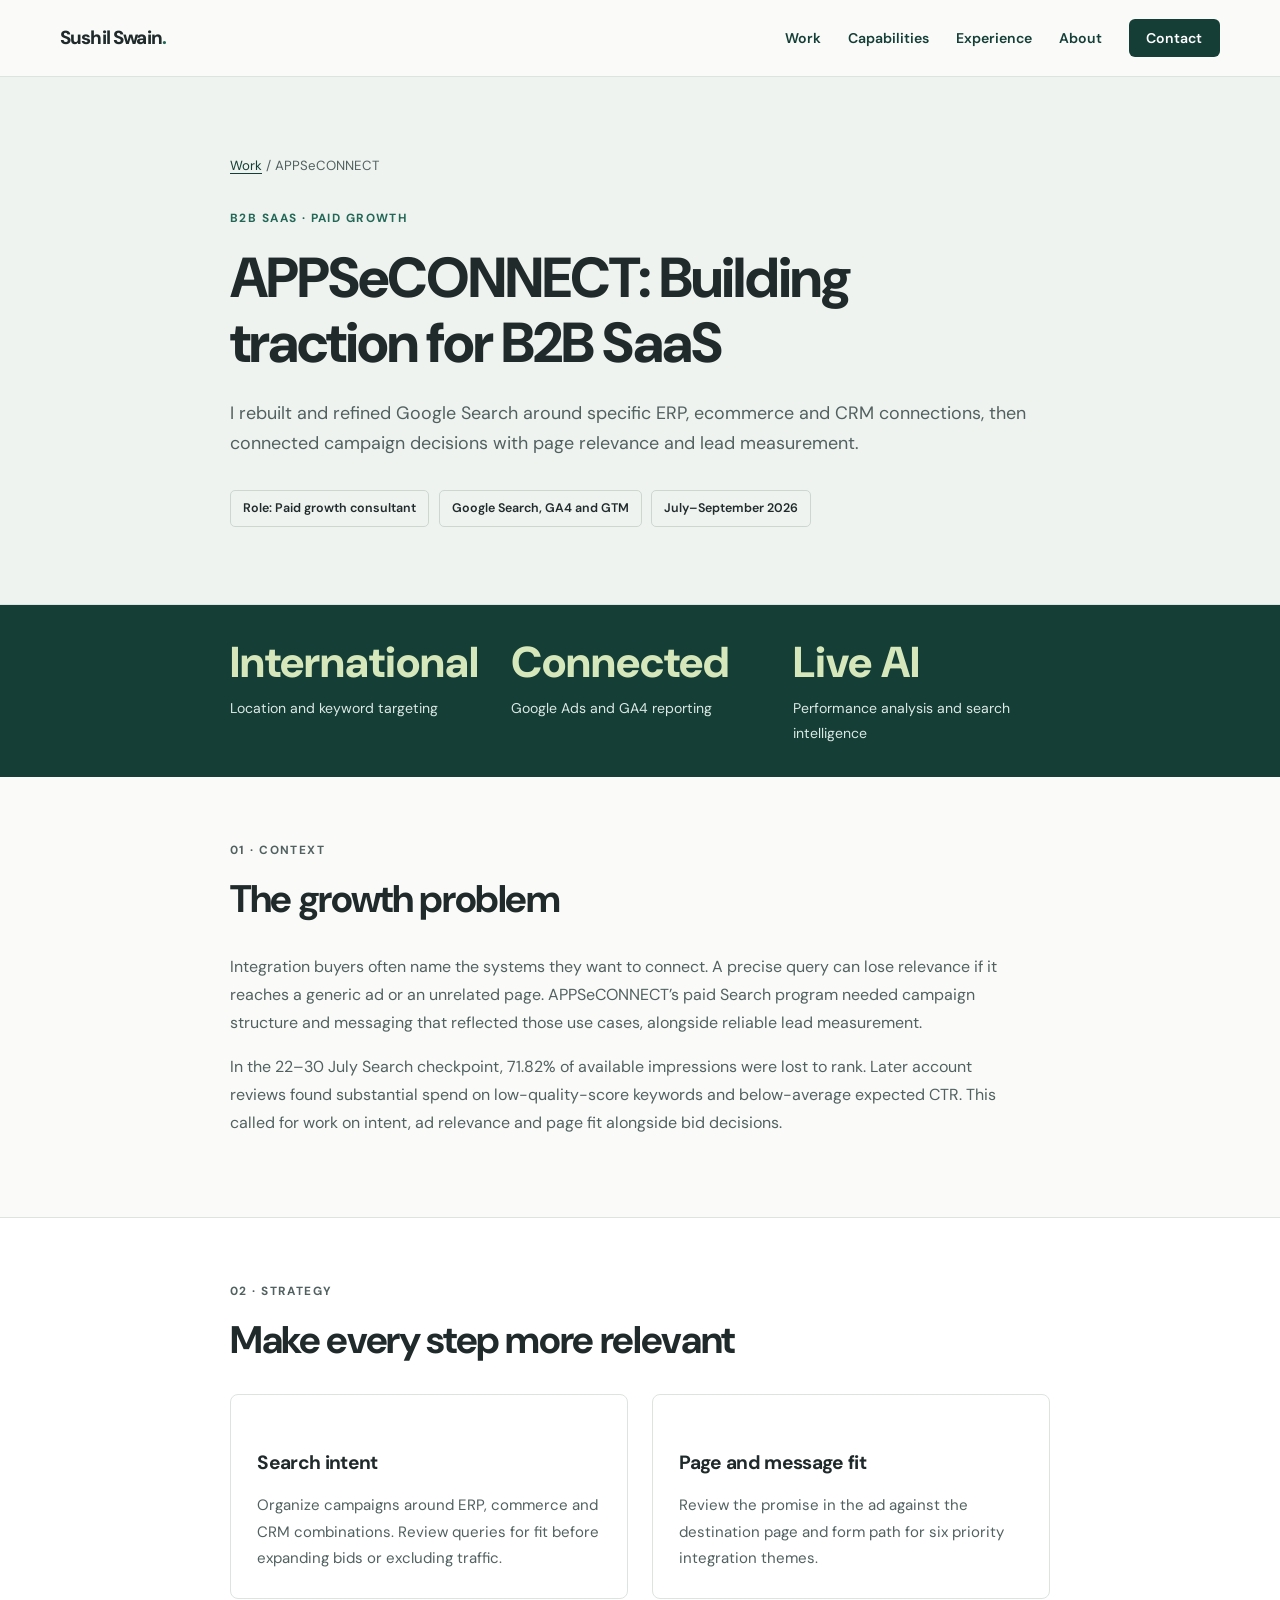
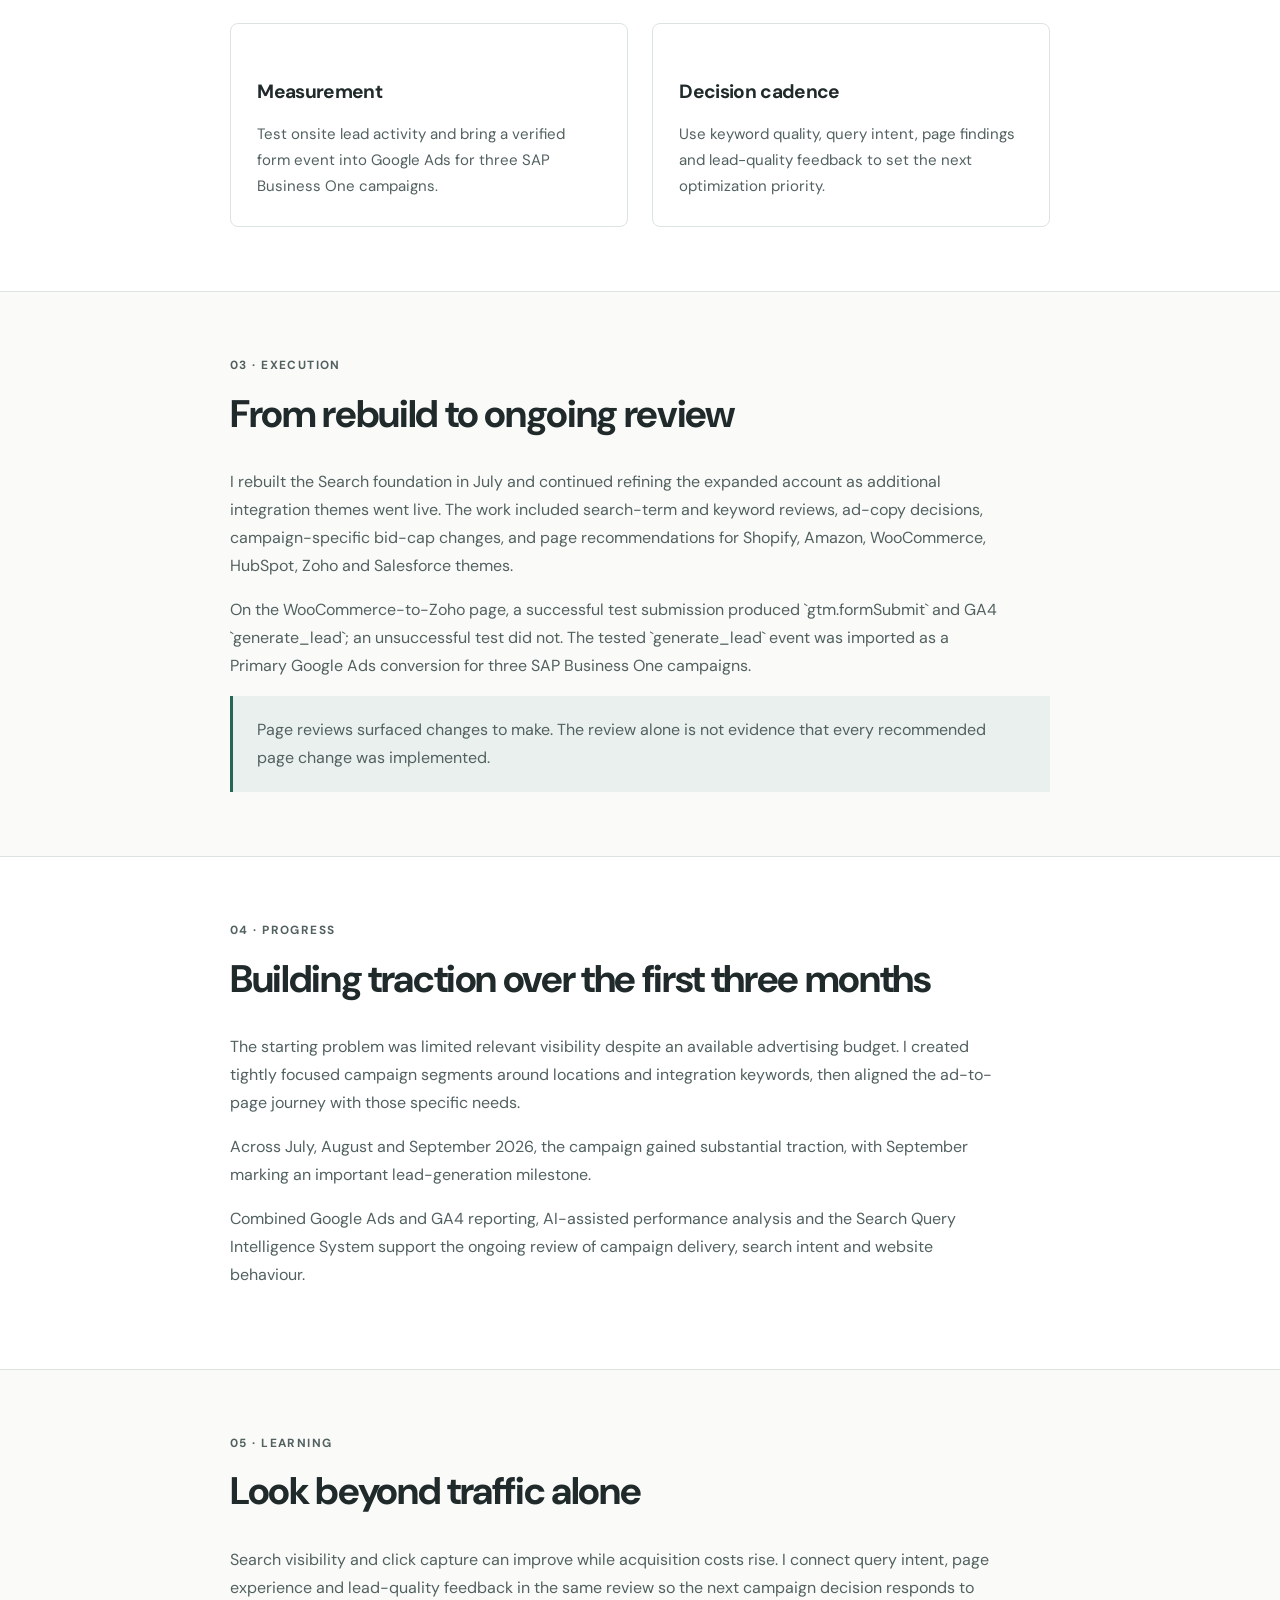
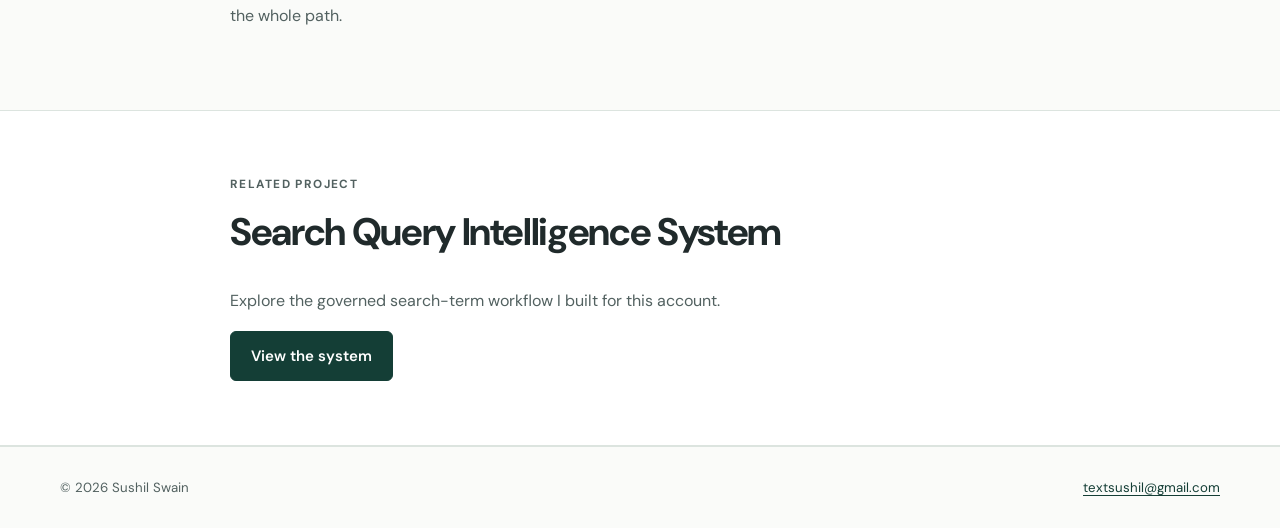
<file: projects/appseconnect.html>
<!doctype html>
<html lang="en">
<head>
  <!-- Google Tag Manager -->
  <script>(function(w,d,s,l,i){w[l]=w[l]||[];w[l].push({'gtm.start':
  new Date().getTime(),event:'gtm.js'});var f=d.getElementsByTagName(s)[0],
  j=d.createElement(s),dl=l!='dataLayer'?'&l='+l:'';j.async=true;j.src=
  'https://www.googletagmanager.com/gtm.js?id='+i+dl;f.parentNode.insertBefore(j,f);
  })(window,document,'script','dataLayer','GTM-PFG9RD4K');</script>
  <!-- End Google Tag Manager -->
  <meta charset="utf-8">
  <meta name="viewport" content="width=device-width, initial-scale=1">
  <title>APPSeCONNECT B2B SaaS Growth — Sushil Swain</title>
  <meta name="description" content="International B2B SaaS acquisition through focused location and keyword targeting, landing-page relevance, combined reporting and AI-assisted search intelligence.">
  <link rel="canonical" href="https://sushilswain.github.io/projects/appseconnect.html">
  <meta property="og:type" content="article">
  <meta property="og:title" content="APPSeCONNECT B2B SaaS Growth — Sushil Swain">
  <meta property="og:description" content="A B2B SaaS growth case study connecting search intent, landing pages, reporting and AI systems.">
  <meta property="og:url" content="https://sushilswain.github.io/projects/appseconnect.html">
  <link rel="preconnect" href="https://fonts.googleapis.com">
  <link rel="preconnect" href="https://fonts.gstatic.com" crossorigin>
  <link href="https://fonts.googleapis.com/css2?family=DM+Sans:wght@400;500;600;700;800&family=Syne:wght@600;700;800&display=swap" rel="stylesheet">
  <link rel="stylesheet" href="../assets/css/site.css?v=20261001">
  <script src="../assets/js/site.js?v=20261001" defer></script>
</head>
<body>
  <!-- Google Tag Manager (noscript) -->
  <noscript><iframe src="https://www.googletagmanager.com/ns.html?id=GTM-PFG9RD4K"
  height="0" width="0" style="display:none;visibility:hidden"></iframe></noscript>
  <!-- End Google Tag Manager (noscript) -->
  <a class="skip-link" href="#main">Skip to content</a>
  <header class="site-header"><nav class="header-inner wrap" aria-label="Main navigation"><a class="brand" href="/" aria-label="Sushil Swain home">Sushil Swain<span>.</span></a><button class="menu-button" type="button" aria-expanded="false" aria-controls="nav-list">Menu</button><ul class="nav-list" id="nav-list"><li><a href="/index.html#work">Work</a></li><li><a href="/index.html#capabilities">Capabilities</a></li><li><a href="/index.html#experience">Experience</a></li><li><a href="/index.html#about">About</a></li><li><a class="nav-contact" href="/index.html#contact">Contact</a></li></ul></nav></header>

  <main id="main">
    <section class="case-hero"><div class="narrow"><nav class="breadcrumb" aria-label="Breadcrumb"><a href="/index.html#work">Work</a> / APPSeCONNECT</nav><p class="eyebrow">B2B SaaS · Paid growth</p><h1>APPSeCONNECT: Building traction for B2B SaaS</h1><p class="lede">I rebuilt and refined Google Search around specific ERP, ecommerce and CRM connections, then connected campaign decisions with page relevance and lead measurement.</p><ul class="meta-list"><li>Role: Paid growth consultant</li><li>Google Search, GA4 and GTM</li><li>July–September 2026</li></ul></div></section>

<section class="metric-band" aria-label="Project focus"><div class="narrow metric-grid"><div class="metric"><strong>International</strong><span>Location and keyword targeting</span></div><div class="metric"><strong>Connected</strong><span>Google Ads and GA4 reporting</span></div><div class="metric"><strong>Live AI</strong><span>Performance analysis and search intelligence</span></div></div></section>

    <section class="case-section" aria-labelledby="context"><div class="narrow"><p class="eyebrow">01 · Context</p><h2 id="context">The growth problem</h2><p>Integration buyers often name the systems they want to connect. A precise query can lose relevance if it reaches a generic ad or an unrelated page. APPSeCONNECT’s paid Search program needed campaign structure and messaging that reflected those use cases, alongside reliable lead measurement.</p><p>In the 22–30 July Search checkpoint, 71.82% of available impressions were lost to rank. Later account reviews found substantial spend on low-quality-score keywords and below-average expected CTR. This called for work on intent, ad relevance and page fit alongside bid decisions.</p></div></section>

    <section class="case-section" aria-labelledby="strategy"><div class="narrow"><p class="eyebrow">02 · Strategy</p><h2 id="strategy">Make every step more relevant</h2><div class="grid-2"><article class="card"><h3>Search intent</h3><p>Organize campaigns around ERP, commerce and CRM combinations. Review queries for fit before expanding bids or excluding traffic.</p></article><article class="card"><h3>Page and message fit</h3><p>Review the promise in the ad against the destination page and form path for six priority integration themes.</p></article><article class="card"><h3>Measurement</h3><p>Test onsite lead activity and bring a verified form event into Google Ads for three SAP Business One campaigns.</p></article><article class="card"><h3>Decision cadence</h3><p>Use keyword quality, query intent, page findings and lead-quality feedback to set the next optimization priority.</p></article></div></div></section>

    <section class="case-section" aria-labelledby="execution"><div class="narrow"><p class="eyebrow">03 · Execution</p><h2 id="execution">From rebuild to ongoing review</h2><p>I rebuilt the Search foundation in July and continued refining the expanded account as additional integration themes went live. The work included search-term and keyword reviews, ad-copy decisions, campaign-specific bid-cap changes, and page recommendations for Shopify, Amazon, WooCommerce, HubSpot, Zoho and Salesforce themes.</p><p>On the WooCommerce-to-Zoho page, a successful test submission produced `gtm.formSubmit` and GA4 `generate_lead`; an unsuccessful test did not. The tested `generate_lead` event was imported as a Primary Google Ads conversion for three SAP Business One campaigns.</p><div class="callout"><p>Page reviews surfaced changes to make. The review alone is not evidence that every recommended page change was implemented.</p></div></div></section>

    <section class="case-section" aria-labelledby="results"><div class="narrow"><p class="eyebrow">04 · Progress</p><h2 id="results">Building traction over the first three months</h2><p>The starting problem was limited relevant visibility despite an available advertising budget. I created tightly focused campaign segments around locations and integration keywords, then aligned the ad-to-page journey with those specific needs.</p><p>Across July, August and September 2026, the campaign gained substantial traction, with September marking an important lead-generation milestone.</p><p>Combined Google Ads and GA4 reporting, AI-assisted performance analysis and the Search Query Intelligence System support the ongoing review of campaign delivery, search intent and website behaviour.</p></div></section>

    <section class="case-section" aria-labelledby="learning"><div class="narrow"><p class="eyebrow">05 · Learning</p><h2 id="learning">Look beyond traffic alone</h2><p>Search visibility and click capture can improve while acquisition costs rise. I connect query intent, page experience and lead-quality feedback in the same review so the next campaign decision responds to the whole path.</p></div></section>

    <section class="case-section next-case"><div class="narrow"><p class="eyebrow">Related project</p><h2>Search Query Intelligence System</h2><p>Explore the governed search-term workflow I built for this account.</p><a class="button primary" href="search-query-intelligence.html">View the system</a></div></section>
  </main>
  <footer class="site-footer"><div class="wrap footer-inner"><span>© 2026 Sushil Swain</span><a href="mailto:textsushil@gmail.com">textsushil@gmail.com</a></div></footer>
</body>
</html>
</file>
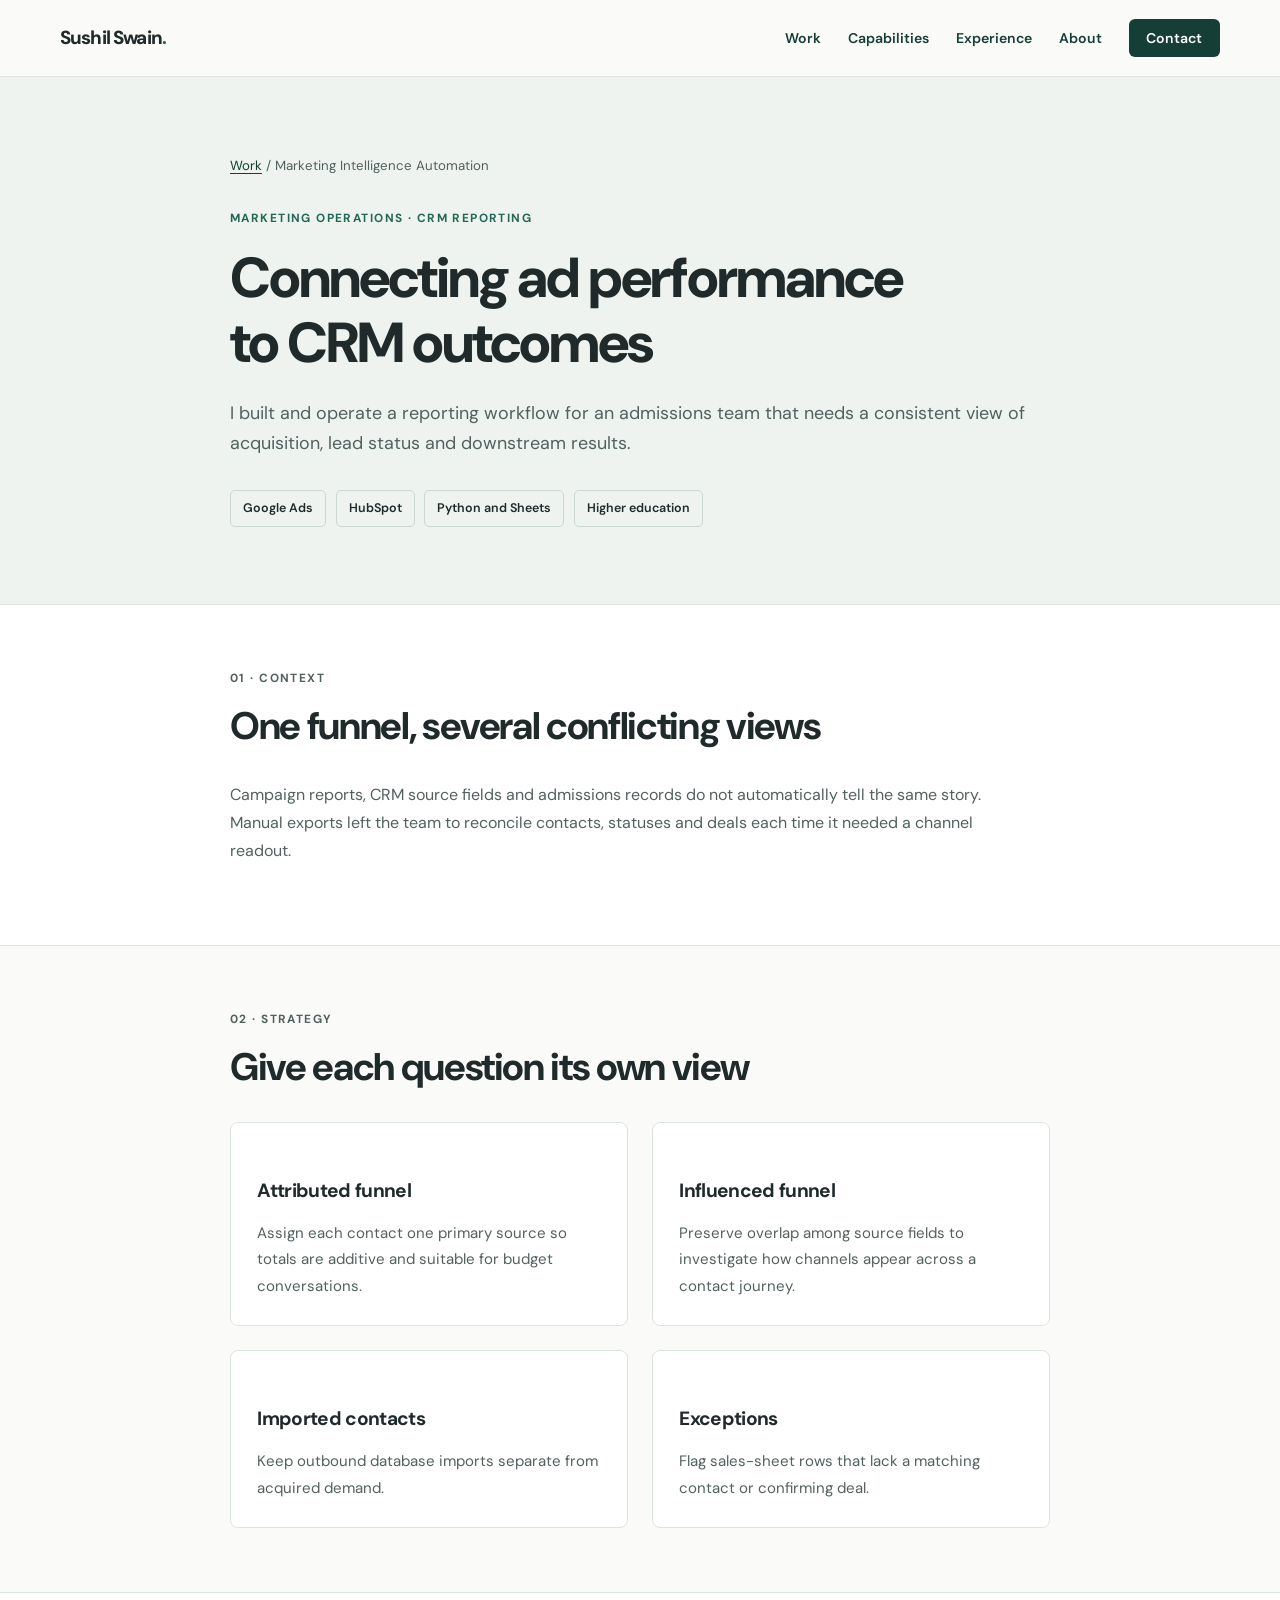
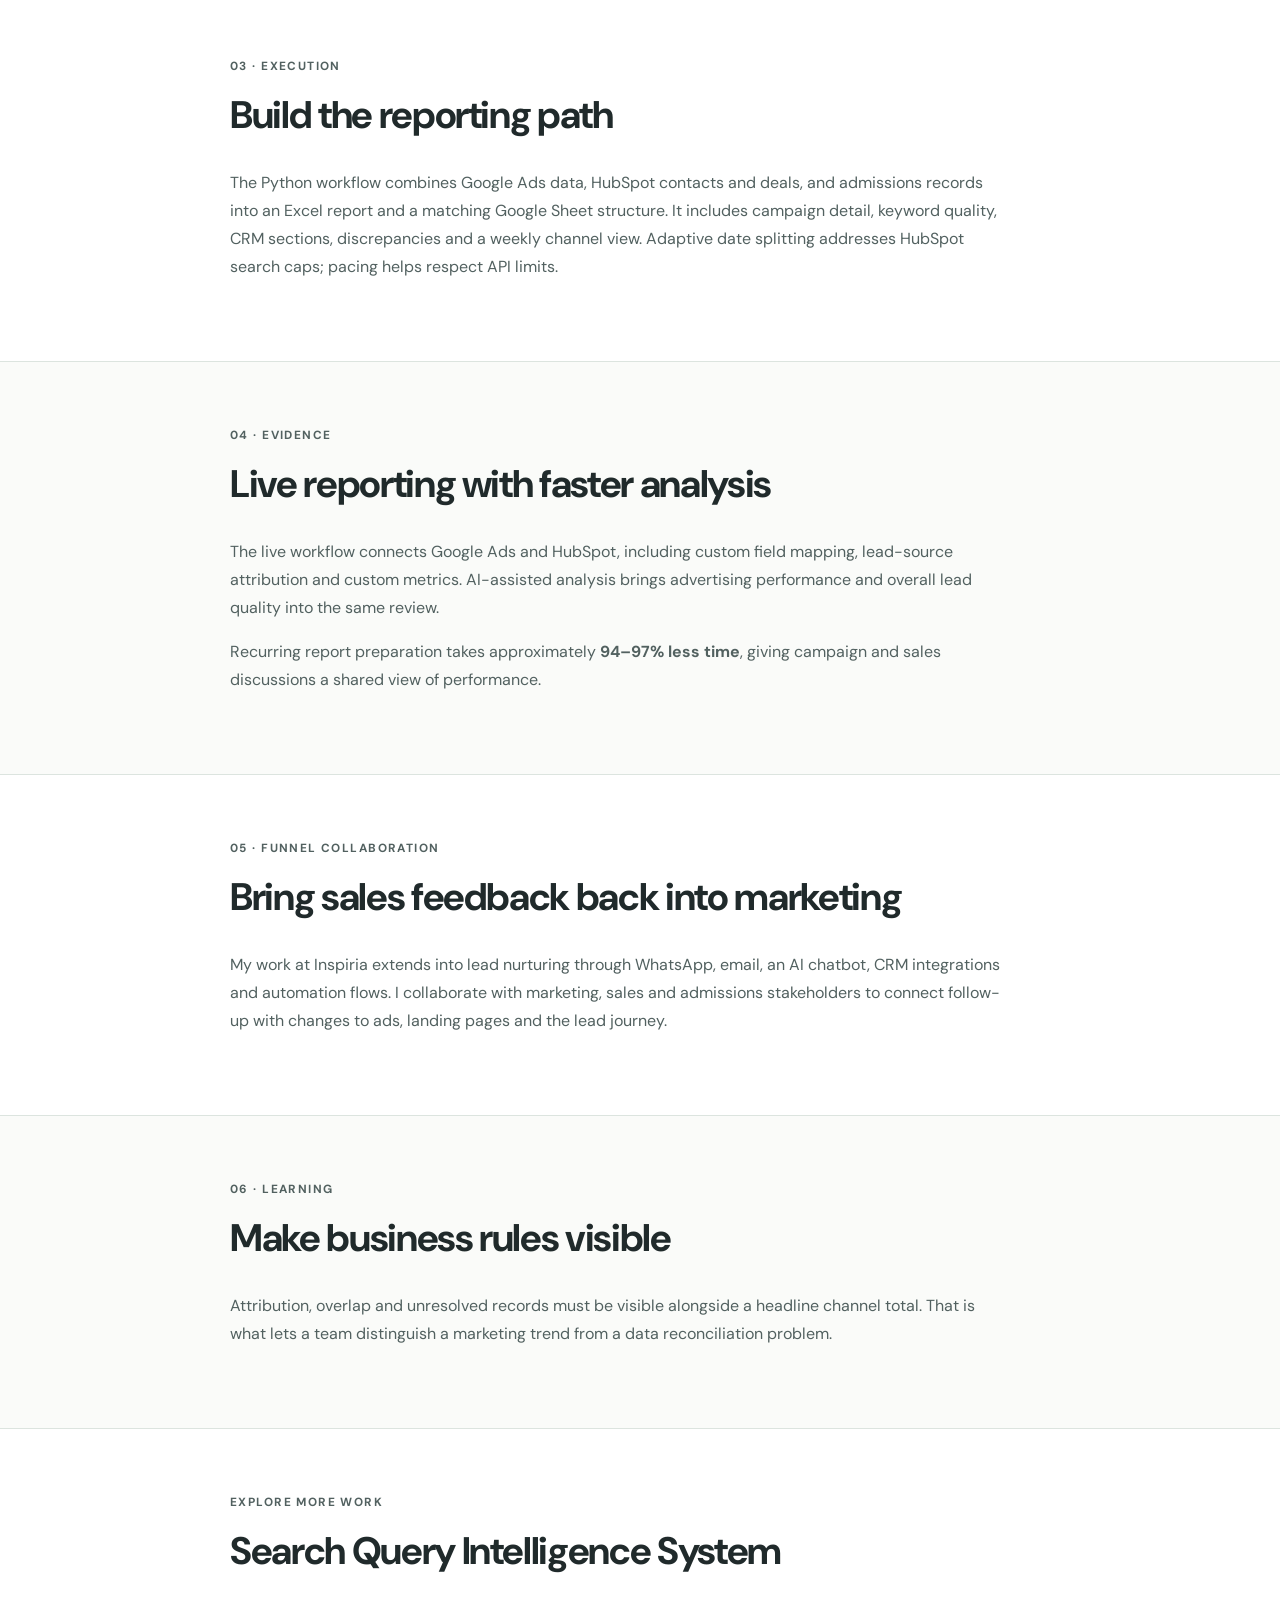
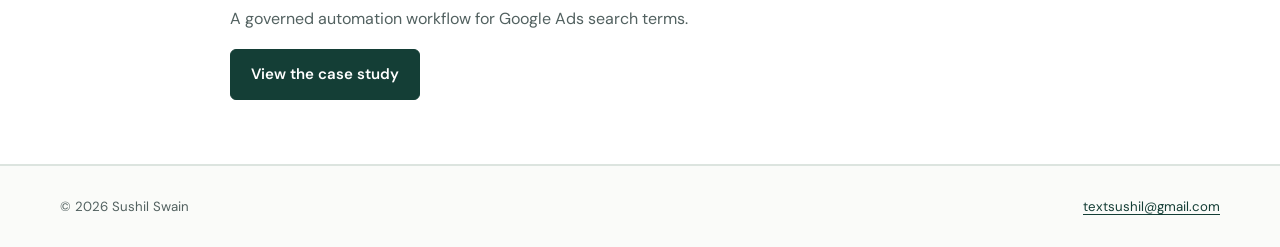
<file: projects/marketing-intelligence-automation.html>
<!doctype html>
<html lang="en">
<head>
  <!-- Google Tag Manager -->
  <script>(function(w,d,s,l,i){w[l]=w[l]||[];w[l].push({'gtm.start':
  new Date().getTime(),event:'gtm.js'});var f=d.getElementsByTagName(s)[0],
  j=d.createElement(s),dl=l!='dataLayer'?'&l='+l:'';j.async=true;j.src=
  'https://www.googletagmanager.com/gtm.js?id='+i+dl;f.parentNode.insertBefore(j,f);
  })(window,document,'script','dataLayer','GTM-PFG9RD4K');</script>
  <!-- End Google Tag Manager -->
  <meta charset="utf-8">
  <meta name="viewport" content="width=device-width, initial-scale=1">
  <title>Marketing Intelligence Automation — Sushil Swain</title>
  <meta name="description" content="A Google Ads and HubSpot reporting design with separate attributed and influenced lead views.">
  <link rel="canonical" href="https://sushilswain.github.io/projects/marketing-intelligence-automation.html">
  <meta property="og:type" content="article">
  <meta property="og:title" content="Marketing Intelligence Automation — Sushil Swain">
  <meta property="og:description" content="A Google Ads and HubSpot reporting design with separate attributed and influenced lead views.">
  <meta property="og:url" content="https://sushilswain.github.io/projects/marketing-intelligence-automation.html">
  <link rel="preconnect" href="https://fonts.googleapis.com">
  <link rel="preconnect" href="https://fonts.gstatic.com" crossorigin>
  <link href="https://fonts.googleapis.com/css2?family=DM+Sans:wght@400;500;600;700;800&family=Syne:wght@600;700;800&display=swap" rel="stylesheet">
  <link rel="stylesheet" href="../assets/css/site.css?v=20261001">
  <script src="../assets/js/site.js?v=20261001" defer></script>
</head>
<body>
  <!-- Google Tag Manager (noscript) -->
  <noscript><iframe src="https://www.googletagmanager.com/ns.html?id=GTM-PFG9RD4K"
  height="0" width="0" style="display:none;visibility:hidden"></iframe></noscript>
  <!-- End Google Tag Manager (noscript) -->
  <a class="skip-link" href="#main">Skip to content</a>
  <header class="site-header"><nav class="header-inner wrap" aria-label="Main navigation"><a class="brand" href="/" aria-label="Sushil Swain home">Sushil Swain<span>.</span></a><button class="menu-button" type="button" aria-expanded="false" aria-controls="nav-list">Menu</button><ul class="nav-list" id="nav-list"><li><a href="/index.html#work">Work</a></li><li><a href="/index.html#capabilities">Capabilities</a></li><li><a href="/index.html#experience">Experience</a></li><li><a href="/index.html#about">About</a></li><li><a class="nav-contact" href="/index.html#contact">Contact</a></li></ul></nav></header>
  <main id="main">
    <section class="case-hero"><div class="narrow"><nav class="breadcrumb" aria-label="Breadcrumb"><a href="/index.html#work">Work</a> / Marketing Intelligence Automation</nav><p class="eyebrow">Marketing operations · CRM reporting</p><h1>Connecting ad performance to CRM outcomes</h1><p class="lede">I built and operate a reporting workflow for an admissions team that needs a consistent view of acquisition, lead status and downstream results.</p><ul class="meta-list"><li>Google Ads</li><li>HubSpot</li><li>Python and Sheets</li><li>Higher education</li></ul></div></section>
    <section class="case-section" aria-labelledby="section-1"><div class="narrow"><p class="eyebrow">01 · Context</p><h2 id="section-1">One funnel, several conflicting views</h2><p>Campaign reports, CRM source fields and admissions records do not automatically tell the same story. Manual exports left the team to reconcile contacts, statuses and deals each time it needed a channel readout.</p></div></section>
    <section class="case-section" aria-labelledby="section-2"><div class="narrow"><p class="eyebrow">02 · Strategy</p><h2 id="section-2">Give each question its own view</h2><div class="grid-2"><article class="card"><h3>Attributed funnel</h3><p>Assign each contact one primary source so totals are additive and suitable for budget conversations.</p></article><article class="card"><h3>Influenced funnel</h3><p>Preserve overlap among source fields to investigate how channels appear across a contact journey.</p></article><article class="card"><h3>Imported contacts</h3><p>Keep outbound database imports separate from acquired demand.</p></article><article class="card"><h3>Exceptions</h3><p>Flag sales-sheet rows that lack a matching contact or confirming deal.</p></article></div></div></section>
    <section class="case-section" aria-labelledby="section-3"><div class="narrow"><p class="eyebrow">03 · Execution</p><h2 id="section-3">Build the reporting path</h2><p>The Python workflow combines Google Ads data, HubSpot contacts and deals, and admissions records into an Excel report and a matching Google Sheet structure. It includes campaign detail, keyword quality, CRM sections, discrepancies and a weekly channel view. Adaptive date splitting addresses HubSpot search caps; pacing helps respect API limits.</p></div></section>
    <section class="case-section" aria-labelledby="section-4"><div class="narrow"><p class="eyebrow">04 · Evidence</p><h2 id="section-4">Live reporting with faster analysis</h2><p>The live workflow connects Google Ads and HubSpot, including custom field mapping, lead-source attribution and custom metrics. AI-assisted analysis brings advertising performance and overall lead quality into the same review.</p><p>Recurring report preparation takes approximately <strong>94–97% less time</strong>, giving campaign and sales discussions a shared view of performance.</p></div></section>
    <section class="case-section" aria-labelledby="nurture"><div class="narrow"><p class="eyebrow">05 · Funnel collaboration</p><h2 id="nurture">Bring sales feedback back into marketing</h2><p>My work at Inspiria extends into lead nurturing through WhatsApp, email, an AI chatbot, CRM integrations and automation flows. I collaborate with marketing, sales and admissions stakeholders to connect follow-up with changes to ads, landing pages and the lead journey.</p></div></section>
    <section class="case-section" aria-labelledby="section-5"><div class="narrow"><p class="eyebrow">06 · Learning</p><h2 id="section-5">Make business rules visible</h2><p>Attribution, overlap and unresolved records must be visible alongside a headline channel total. That is what lets a team distinguish a marketing trend from a data reconciliation problem.</p></div></section>
    <section class="case-section next-case"><div class="narrow"><p class="eyebrow">Explore more work</p><h2>Search Query Intelligence System</h2><p>A governed automation workflow for Google Ads search terms.</p><a class="button primary" href="search-query-intelligence.html">View the case study</a></div></section>
  </main>
  <footer class="site-footer"><div class="wrap footer-inner"><span>© 2026 Sushil Swain</span><a href="mailto:textsushil@gmail.com">textsushil@gmail.com</a></div></footer>
</body>
</html>
</file>
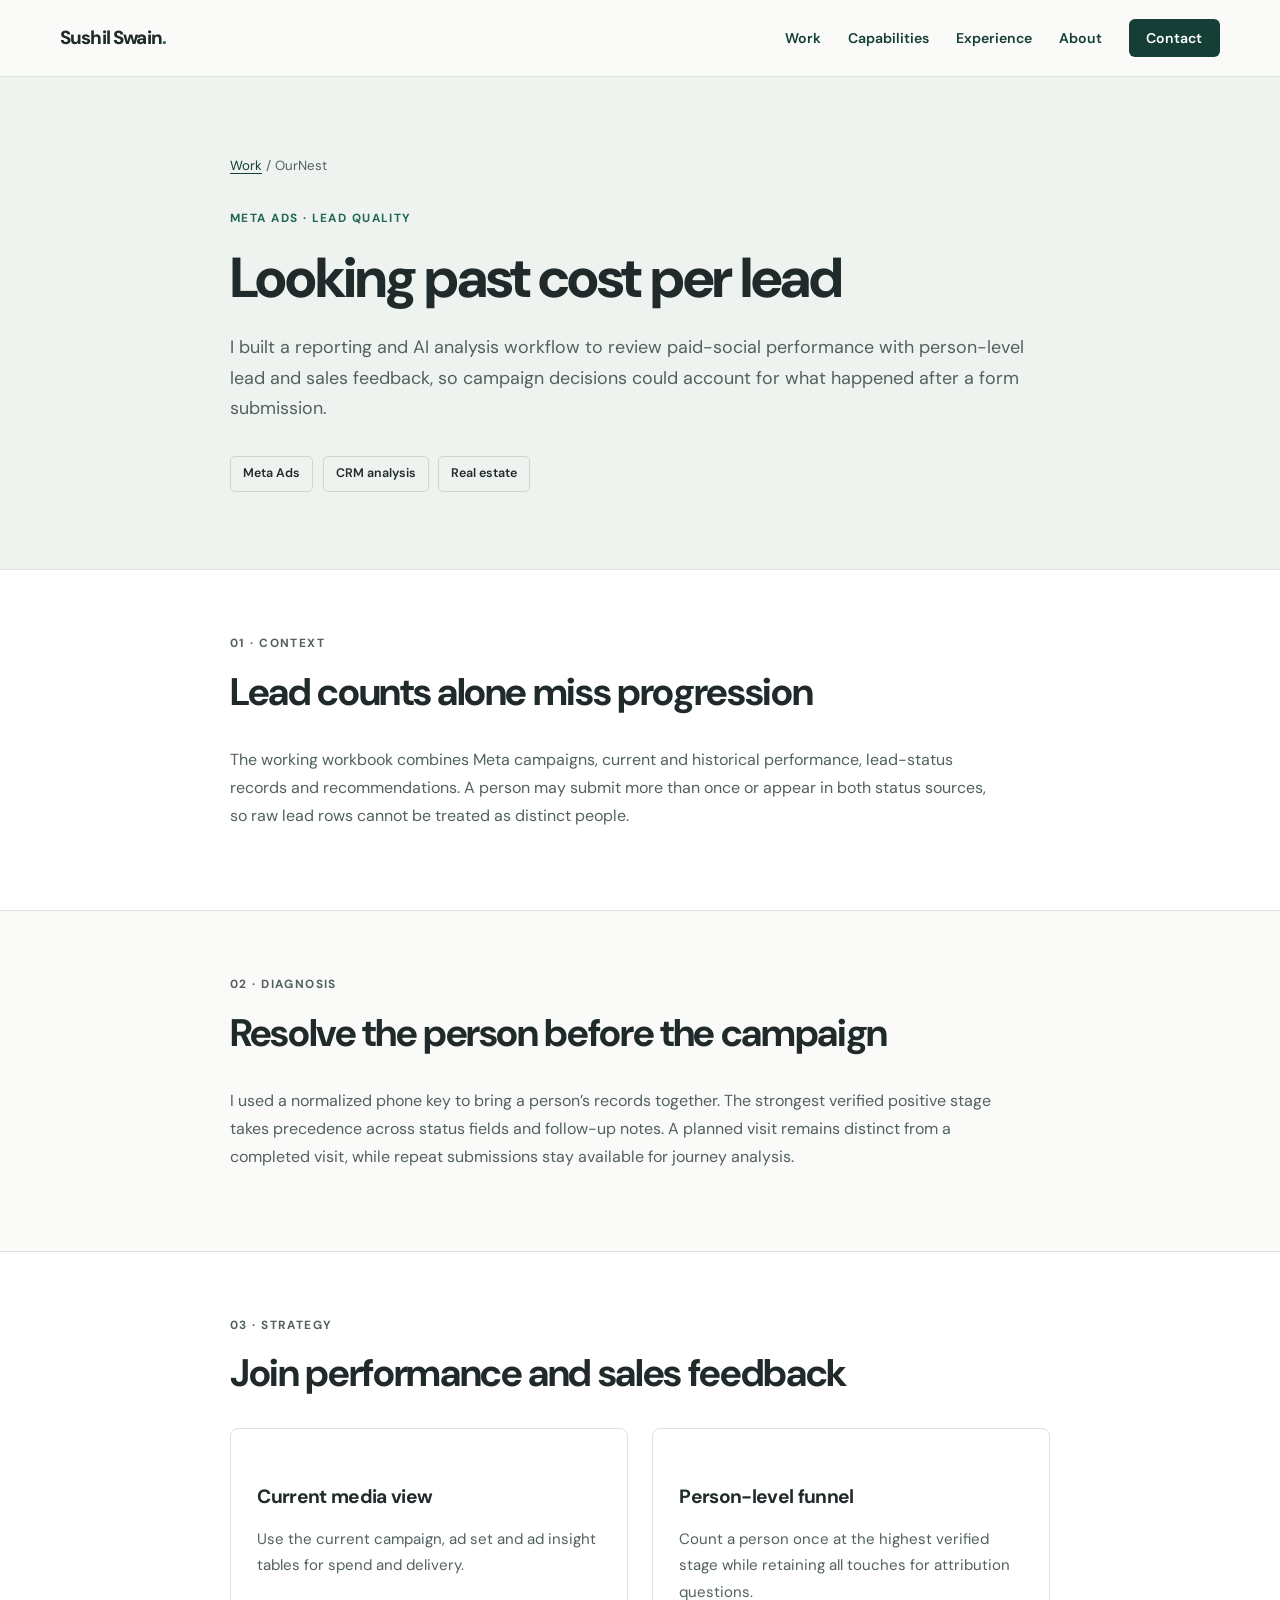
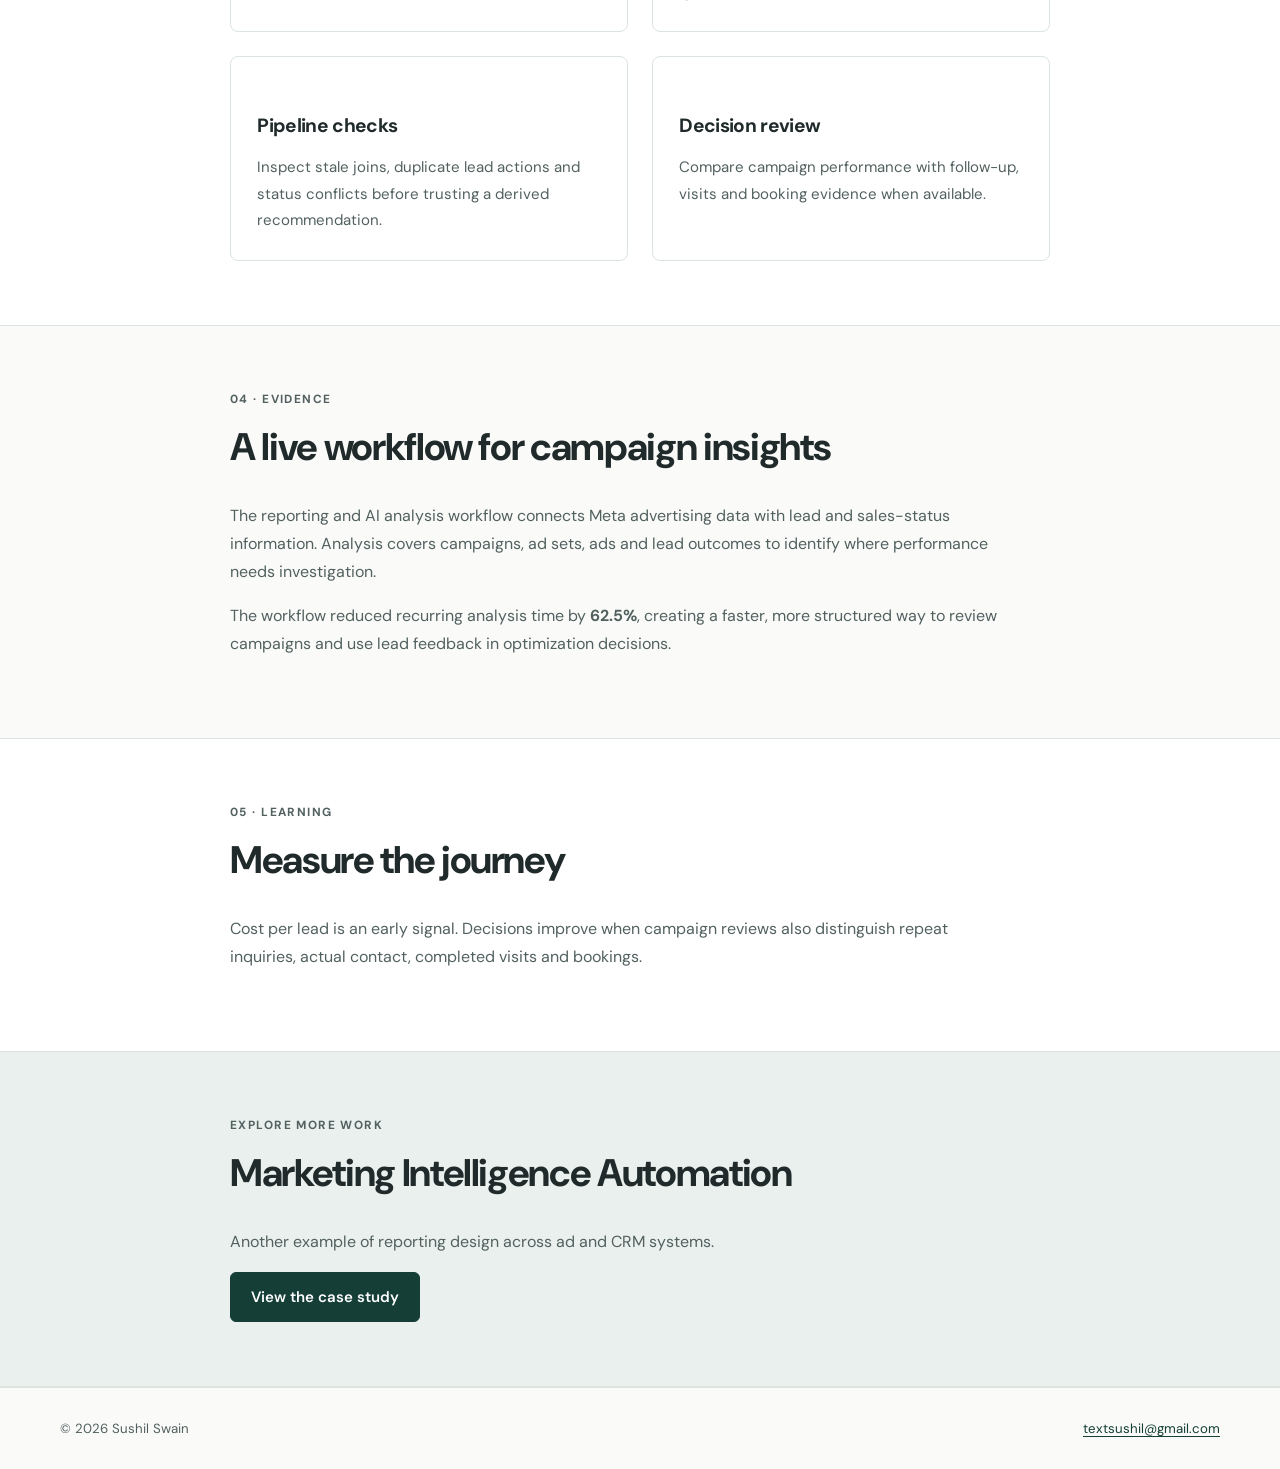
<file: projects/ournest.html>
<!doctype html>
<html lang="en">
<head>
  <!-- Google Tag Manager -->
  <script>(function(w,d,s,l,i){w[l]=w[l]||[];w[l].push({'gtm.start':
  new Date().getTime(),event:'gtm.js'});var f=d.getElementsByTagName(s)[0],
  j=d.createElement(s),dl=l!='dataLayer'?'&l='+l:'';j.async=true;j.src=
  'https://www.googletagmanager.com/gtm.js?id='+i+dl;f.parentNode.insertBefore(j,f);
  })(window,document,'script','dataLayer','GTM-PFG9RD4K');</script>
  <!-- End Google Tag Manager -->
  <meta charset="utf-8">
  <meta name="viewport" content="width=device-width, initial-scale=1">
  <title>OurNest — Sushil Swain</title>
  <meta name="description" content="A Meta Ads and CRM analysis approach built around people, repeat touches and verified sales stages.">
  <link rel="canonical" href="https://sushilswain.github.io/projects/ournest.html">
  <meta property="og:type" content="article">
  <meta property="og:title" content="OurNest — Sushil Swain">
  <meta property="og:description" content="A Meta Ads and CRM analysis approach built around people, repeat touches and verified sales stages.">
  <meta property="og:url" content="https://sushilswain.github.io/projects/ournest.html">
  <link rel="preconnect" href="https://fonts.googleapis.com">
  <link rel="preconnect" href="https://fonts.gstatic.com" crossorigin>
  <link href="https://fonts.googleapis.com/css2?family=DM+Sans:wght@400;500;600;700;800&family=Syne:wght@600;700;800&display=swap" rel="stylesheet">
  <link rel="stylesheet" href="../assets/css/site.css?v=20261001">
  <script src="../assets/js/site.js?v=20261001" defer></script>
</head>
<body>
  <!-- Google Tag Manager (noscript) -->
  <noscript><iframe src="https://www.googletagmanager.com/ns.html?id=GTM-PFG9RD4K"
  height="0" width="0" style="display:none;visibility:hidden"></iframe></noscript>
  <!-- End Google Tag Manager (noscript) -->
  <a class="skip-link" href="#main">Skip to content</a>
  <header class="site-header"><nav class="header-inner wrap" aria-label="Main navigation"><a class="brand" href="/" aria-label="Sushil Swain home">Sushil Swain<span>.</span></a><button class="menu-button" type="button" aria-expanded="false" aria-controls="nav-list">Menu</button><ul class="nav-list" id="nav-list"><li><a href="/index.html#work">Work</a></li><li><a href="/index.html#capabilities">Capabilities</a></li><li><a href="/index.html#experience">Experience</a></li><li><a href="/index.html#about">About</a></li><li><a class="nav-contact" href="/index.html#contact">Contact</a></li></ul></nav></header>
  <main id="main">
    <section class="case-hero"><div class="narrow"><nav class="breadcrumb" aria-label="Breadcrumb"><a href="/index.html#work">Work</a> / OurNest</nav><p class="eyebrow">Meta Ads · Lead quality</p><h1>Looking past cost per lead</h1><p class="lede">I built a reporting and AI analysis workflow to review paid-social performance with person-level lead and sales feedback, so campaign decisions could account for what happened after a form submission.</p><ul class="meta-list"><li>Meta Ads</li><li>CRM analysis</li><li>Real estate</li></ul></div></section>
    <section class="case-section" aria-labelledby="section-1"><div class="narrow"><p class="eyebrow">01 · Context</p><h2 id="section-1">Lead counts alone miss progression</h2><p>The working workbook combines Meta campaigns, current and historical performance, lead-status records and recommendations. A person may submit more than once or appear in both status sources, so raw lead rows cannot be treated as distinct people.</p></div></section>
    <section class="case-section" aria-labelledby="section-2"><div class="narrow"><p class="eyebrow">02 · Diagnosis</p><h2 id="section-2">Resolve the person before the campaign</h2><p>I used a normalized phone key to bring a person’s records together. The strongest verified positive stage takes precedence across status fields and follow-up notes. A planned visit remains distinct from a completed visit, while repeat submissions stay available for journey analysis.</p></div></section>
    <section class="case-section" aria-labelledby="section-3"><div class="narrow"><p class="eyebrow">03 · Strategy</p><h2 id="section-3">Join performance and sales feedback</h2><div class="grid-2"><article class="card"><h3>Current media view</h3><p>Use the current campaign, ad set and ad insight tables for spend and delivery.</p></article><article class="card"><h3>Person-level funnel</h3><p>Count a person once at the highest verified stage while retaining all touches for attribution questions.</p></article><article class="card"><h3>Pipeline checks</h3><p>Inspect stale joins, duplicate lead actions and status conflicts before trusting a derived recommendation.</p></article><article class="card"><h3>Decision review</h3><p>Compare campaign performance with follow-up, visits and booking evidence when available.</p></article></div></div></section>
    <section class="case-section" aria-labelledby="section-4"><div class="narrow"><p class="eyebrow">04 · Evidence</p><h2 id="section-4">A live workflow for campaign insights</h2><p>The reporting and AI analysis workflow connects Meta advertising data with lead and sales-status information. Analysis covers campaigns, ad sets, ads and lead outcomes to identify where performance needs investigation.</p><p>The workflow reduced recurring analysis time by <strong>62.5%</strong>, creating a faster, more structured way to review campaigns and use lead feedback in optimization decisions.</p></div></section>
    <section class="case-section" aria-labelledby="section-5"><div class="narrow"><p class="eyebrow">05 · Learning</p><h2 id="section-5">Measure the journey</h2><p>Cost per lead is an early signal. Decisions improve when campaign reviews also distinguish repeat inquiries, actual contact, completed visits and bookings.</p></div></section>
    <section class="case-section next-case"><div class="narrow"><p class="eyebrow">Explore more work</p><h2>Marketing Intelligence Automation</h2><p>Another example of reporting design across ad and CRM systems.</p><a class="button primary" href="marketing-intelligence-automation.html">View the case study</a></div></section>
  </main>
  <footer class="site-footer"><div class="wrap footer-inner"><span>© 2026 Sushil Swain</span><a href="mailto:textsushil@gmail.com">textsushil@gmail.com</a></div></footer>
</body>
</html>
</file>
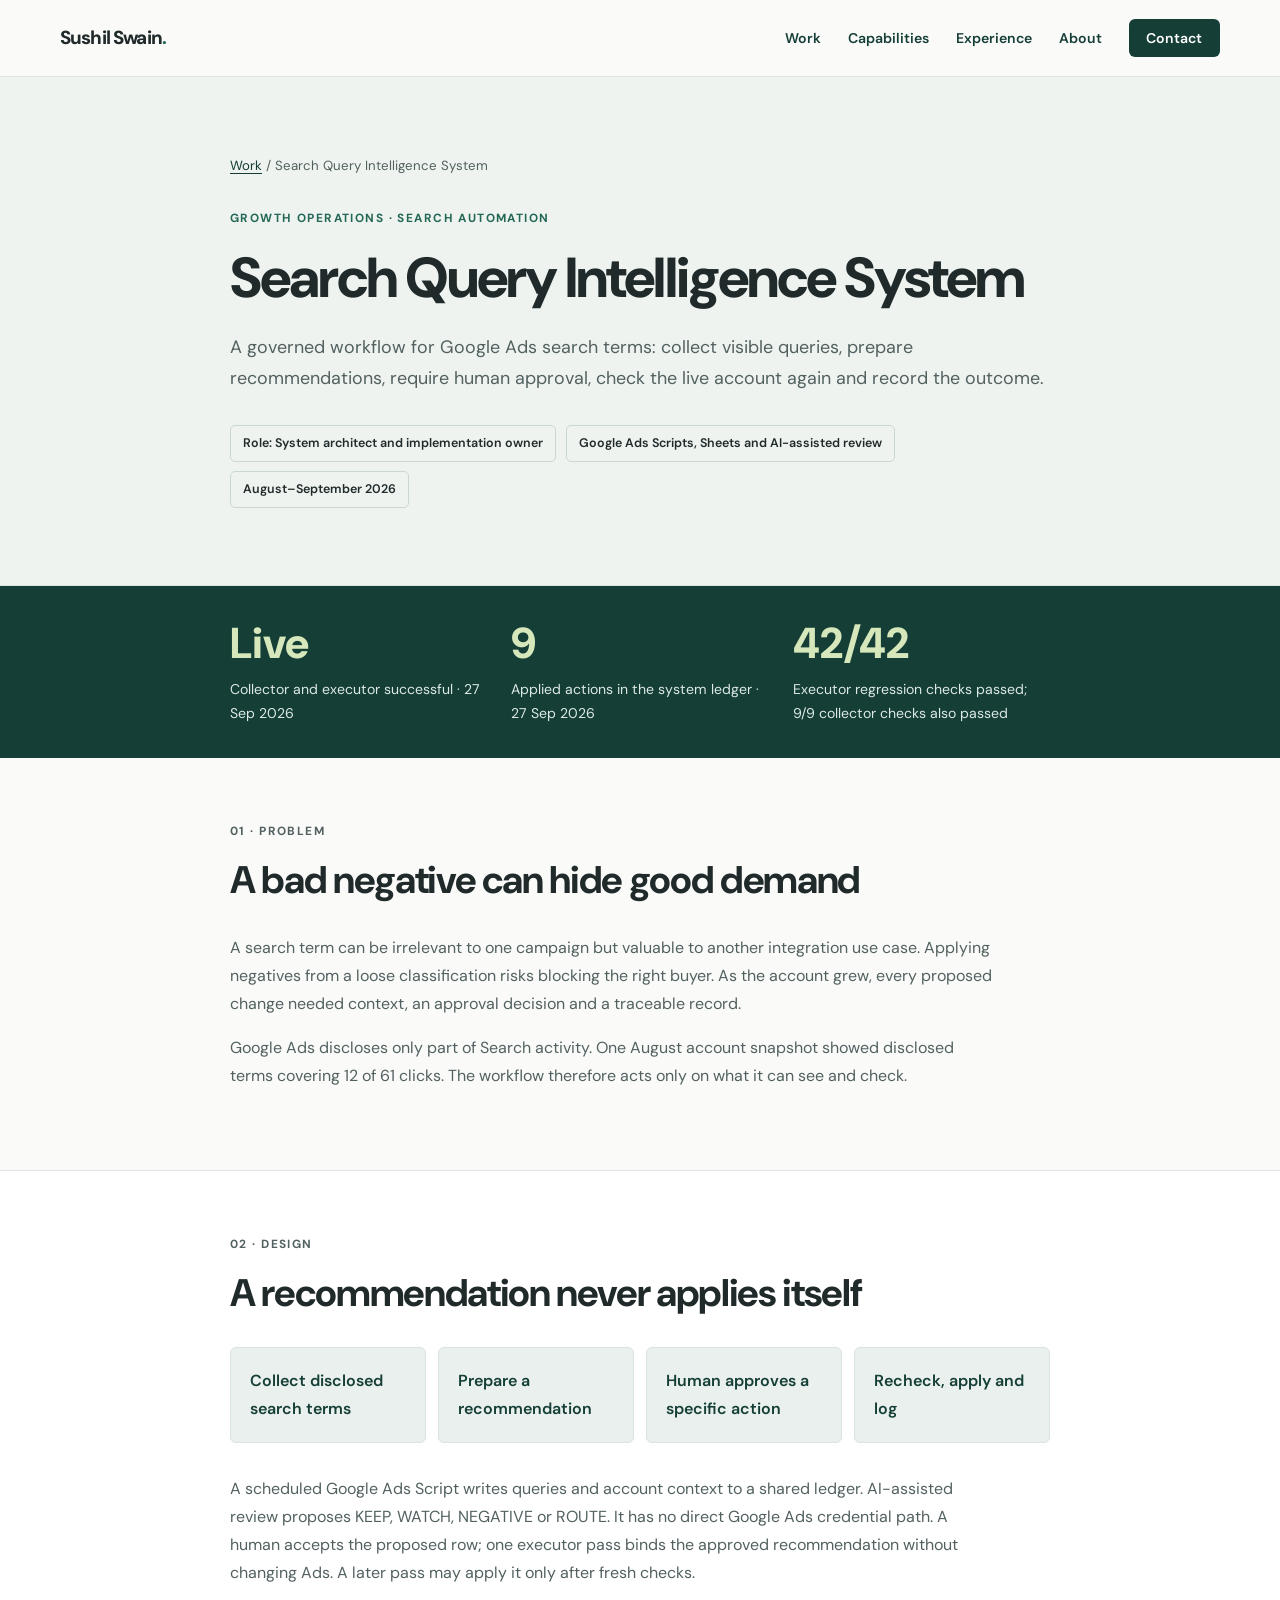
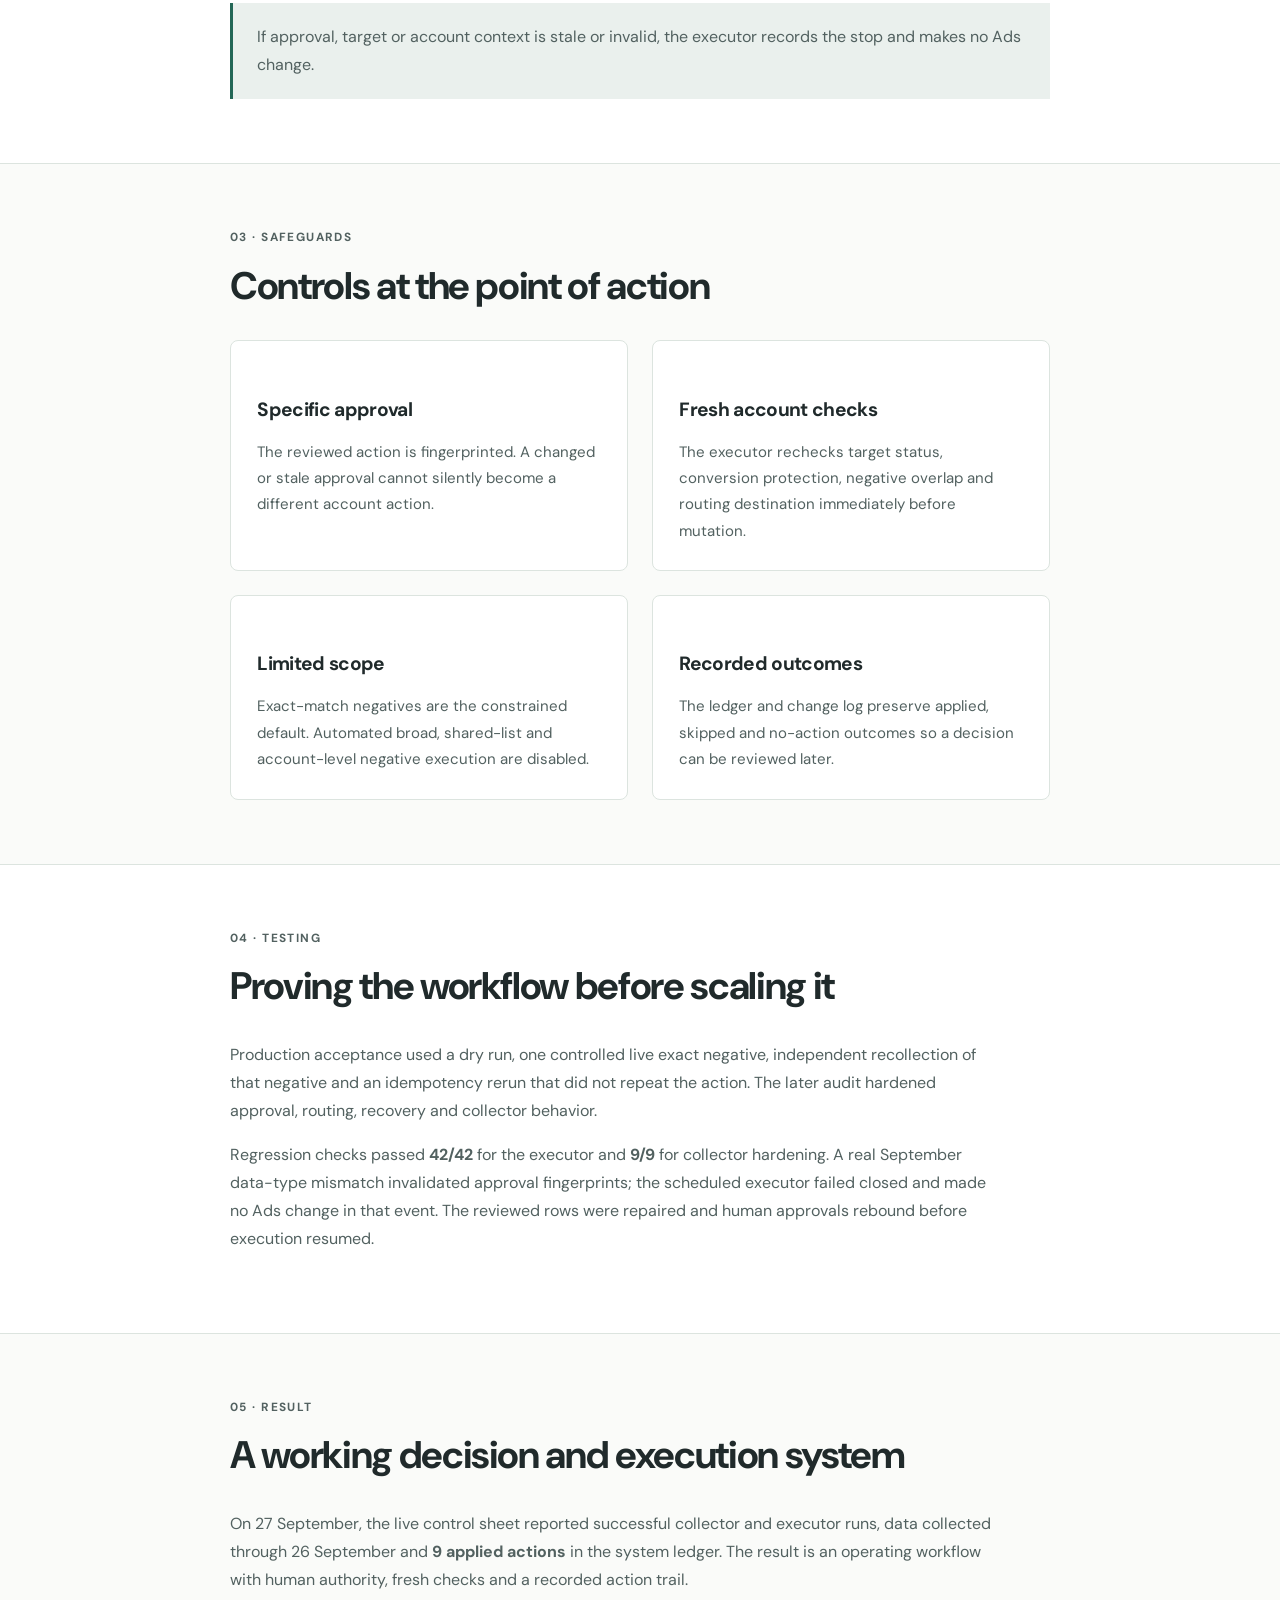
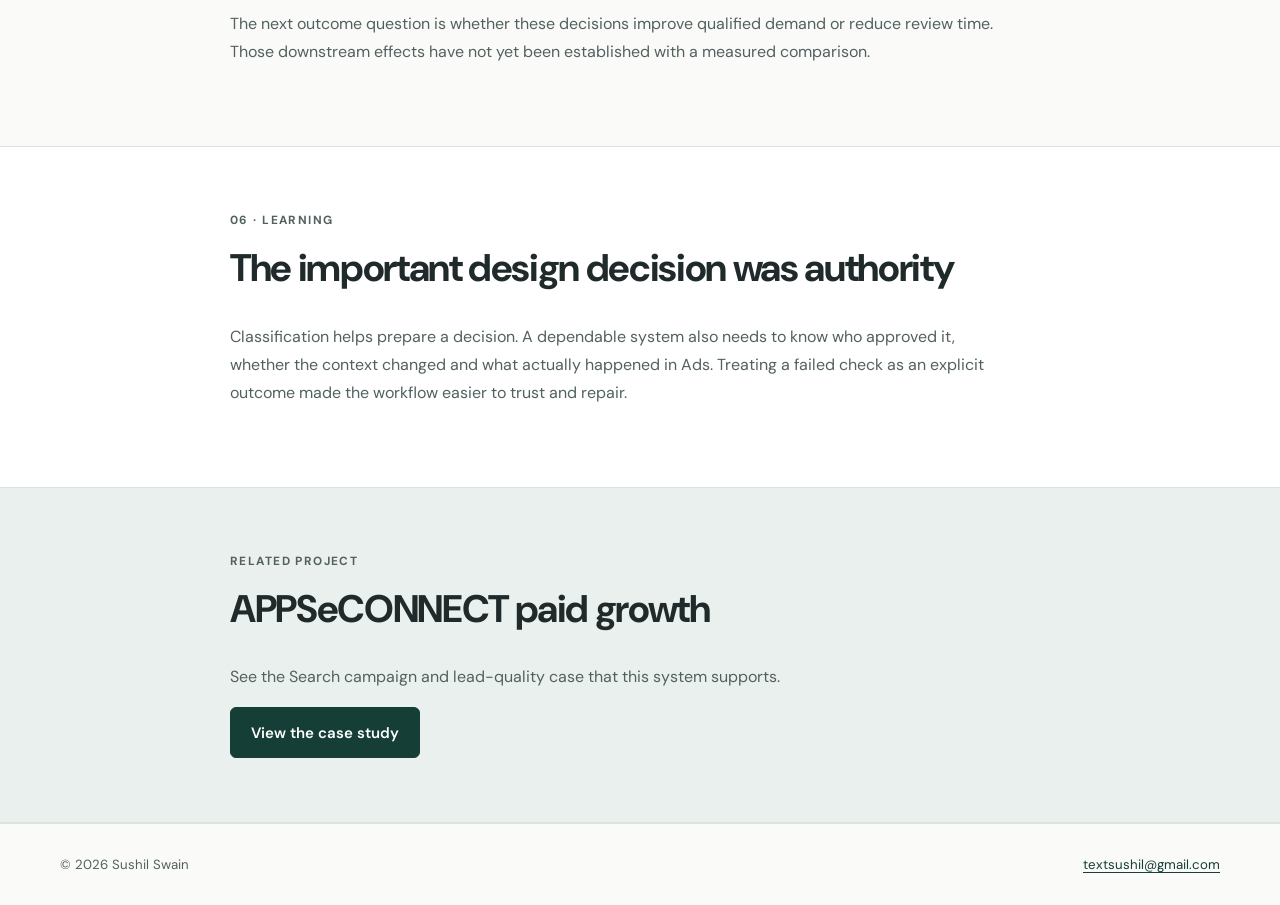
<file: projects/search-query-intelligence.html>
<!doctype html>
<html lang="en">
<head>
  <!-- Google Tag Manager -->
  <script>(function(w,d,s,l,i){w[l]=w[l]||[];w[l].push({'gtm.start':
  new Date().getTime(),event:'gtm.js'});var f=d.getElementsByTagName(s)[0],
  j=d.createElement(s),dl=l!='dataLayer'?'&l='+l:'';j.async=true;j.src=
  'https://www.googletagmanager.com/gtm.js?id='+i+dl;f.parentNode.insertBefore(j,f);
  })(window,document,'script','dataLayer','GTM-PFG9RD4K');</script>
  <!-- End Google Tag Manager -->
  <meta charset="utf-8">
  <meta name="viewport" content="width=device-width, initial-scale=1">
  <title>Search Query Intelligence System — Sushil Swain</title>
  <meta name="description" content="A human-governed Google Ads search-query system built by Sushil Swain, with AI-assisted review, live checks and an auditable action trail.">
  <link rel="canonical" href="https://sushilswain.github.io/projects/search-query-intelligence.html">
  <meta property="og:type" content="article">
  <meta property="og:title" content="Search Query Intelligence System — Sushil Swain">
  <meta property="og:description" content="A governed workflow from disclosed search terms to approved Google Ads actions.">
  <meta property="og:url" content="https://sushilswain.github.io/projects/search-query-intelligence.html">
  <link rel="preconnect" href="https://fonts.googleapis.com">
  <link rel="preconnect" href="https://fonts.gstatic.com" crossorigin>
  <link href="https://fonts.googleapis.com/css2?family=DM+Sans:wght@400;500;600;700;800&family=Syne:wght@600;700;800&display=swap" rel="stylesheet">
  <link rel="stylesheet" href="../assets/css/site.css?v=20261001">
  <script src="../assets/js/site.js?v=20261001" defer></script>
</head>
<body>
  <!-- Google Tag Manager (noscript) -->
  <noscript><iframe src="https://www.googletagmanager.com/ns.html?id=GTM-PFG9RD4K"
  height="0" width="0" style="display:none;visibility:hidden"></iframe></noscript>
  <!-- End Google Tag Manager (noscript) -->
  <a class="skip-link" href="#main">Skip to content</a>
  <header class="site-header"><nav class="header-inner wrap" aria-label="Main navigation"><a class="brand" href="/" aria-label="Sushil Swain home">Sushil Swain<span>.</span></a><button class="menu-button" type="button" aria-expanded="false" aria-controls="nav-list">Menu</button><ul class="nav-list" id="nav-list"><li><a href="/index.html#work">Work</a></li><li><a href="/index.html#capabilities">Capabilities</a></li><li><a href="/index.html#experience">Experience</a></li><li><a href="/index.html#about">About</a></li><li><a class="nav-contact" href="/index.html#contact">Contact</a></li></ul></nav></header>

  <main id="main">
    <section class="case-hero"><div class="narrow"><nav class="breadcrumb" aria-label="Breadcrumb"><a href="/index.html#work">Work</a> / Search Query Intelligence System</nav><p class="eyebrow">Growth operations · Search automation</p><h1>Search Query Intelligence System</h1><p class="lede">A governed workflow for Google Ads search terms: collect visible queries, prepare recommendations, require human approval, check the live account again and record the outcome.</p><ul class="meta-list"><li>Role: System architect and implementation owner</li><li>Google Ads Scripts, Sheets and AI-assisted review</li><li>August–September 2026</li></ul></div></section>

    <section class="metric-band" aria-label="System evidence"><div class="narrow metric-grid"><div class="metric"><strong>Live</strong><span>Collector and executor successful · 27 Sep 2026</span></div><div class="metric"><strong>9</strong><span>Applied actions in the system ledger · 27 Sep 2026</span></div><div class="metric"><strong>42/42</strong><span>Executor regression checks passed; 9/9 collector checks also passed</span></div></div></section>

    <section class="case-section" aria-labelledby="problem"><div class="narrow"><p class="eyebrow">01 · Problem</p><h2 id="problem">A bad negative can hide good demand</h2><p>A search term can be irrelevant to one campaign but valuable to another integration use case. Applying negatives from a loose classification risks blocking the right buyer. As the account grew, every proposed change needed context, an approval decision and a traceable record.</p><p>Google Ads discloses only part of Search activity. One August account snapshot showed disclosed terms covering 12 of 61 clicks. The workflow therefore acts only on what it can see and check.</p></div></section>

    <section class="case-section" aria-labelledby="workflow"><div class="narrow"><p class="eyebrow">02 · Design</p><h2 id="workflow">A recommendation never applies itself</h2><ol class="flow"><li>Collect disclosed search terms</li><li>Prepare a recommendation</li><li>Human approves a specific action</li><li>Recheck, apply and log</li></ol><p>A scheduled Google Ads Script writes queries and account context to a shared ledger. AI-assisted review proposes KEEP, WATCH, NEGATIVE or ROUTE. It has no direct Google Ads credential path. A human accepts the proposed row; one executor pass binds the approved recommendation without changing Ads. A later pass may apply it only after fresh checks.</p><div class="callout"><p>If approval, target or account context is stale or invalid, the executor records the stop and makes no Ads change.</p></div></div></section>

    <section class="case-section" aria-labelledby="safeguards"><div class="narrow"><p class="eyebrow">03 · Safeguards</p><h2 id="safeguards">Controls at the point of action</h2><div class="grid-2"><article class="card"><h3>Specific approval</h3><p>The reviewed action is fingerprinted. A changed or stale approval cannot silently become a different account action.</p></article><article class="card"><h3>Fresh account checks</h3><p>The executor rechecks target status, conversion protection, negative overlap and routing destination immediately before mutation.</p></article><article class="card"><h3>Limited scope</h3><p>Exact-match negatives are the constrained default. Automated broad, shared-list and account-level negative execution are disabled.</p></article><article class="card"><h3>Recorded outcomes</h3><p>The ledger and change log preserve applied, skipped and no-action outcomes so a decision can be reviewed later.</p></article></div></div></section>

    <section class="case-section" aria-labelledby="testing"><div class="narrow"><p class="eyebrow">04 · Testing</p><h2 id="testing">Proving the workflow before scaling it</h2><p>Production acceptance used a dry run, one controlled live exact negative, independent recollection of that negative and an idempotency rerun that did not repeat the action. The later audit hardened approval, routing, recovery and collector behavior.</p><p>Regression checks passed <strong>42/42</strong> for the executor and <strong>9/9</strong> for collector hardening. A real September data-type mismatch invalidated approval fingerprints; the scheduled executor failed closed and made no Ads change in that event. The reviewed rows were repaired and human approvals rebound before execution resumed.</p></div></section>

    <section class="case-section" aria-labelledby="result"><div class="narrow"><p class="eyebrow">05 · Result</p><h2 id="result">A working decision and execution system</h2><p>On 27 September, the live control sheet reported successful collector and executor runs, data collected through 26 September and <strong>9 applied actions</strong> in the system ledger. The result is an operating workflow with human authority, fresh checks and a recorded action trail.</p><p>The next outcome question is whether these decisions improve qualified demand or reduce review time. Those downstream effects have not yet been established with a measured comparison.</p></div></section>

    <section class="case-section" aria-labelledby="learning"><div class="narrow"><p class="eyebrow">06 · Learning</p><h2 id="learning">The important design decision was authority</h2><p>Classification helps prepare a decision. A dependable system also needs to know who approved it, whether the context changed and what actually happened in Ads. Treating a failed check as an explicit outcome made the workflow easier to trust and repair.</p></div></section>

    <section class="case-section next-case"><div class="narrow"><p class="eyebrow">Related project</p><h2>APPSeCONNECT paid growth</h2><p>See the Search campaign and lead-quality case that this system supports.</p><a class="button primary" href="appseconnect.html">View the case study</a></div></section>
  </main>
  <footer class="site-footer"><div class="wrap footer-inner"><span>© 2026 Sushil Swain</span><a href="mailto:textsushil@gmail.com">textsushil@gmail.com</a></div></footer>
</body>
</html>
</file>
<file: assets/css/site.css>
:root {
  --ink: #202a2b;
  --muted: #526160;
  --deep: #143e36;
  --green: #236756;
  --green-light: #eaf0ed;
  --lime: #d6e7bb;
  --paper: #fafbf9;
  --white: #fff;
  --line: #dce4df;
  --shadow: 0 18px 48px rgba(20, 40, 34, .07);
}
*, *::before, *::after { box-sizing: border-box; }
html { scroll-behavior: smooth; scroll-padding-top: 100px; }
body { margin: 0; background: var(--paper); color: var(--ink); font: 400 1rem/1.75 'DM Sans', Arial, sans-serif; }
img { max-width: 100%; height: auto; }
a { color: var(--deep); text-underline-offset: .22em; }
a:hover { color: var(--green); }
:focus-visible { outline: 3px solid var(--green); outline-offset: 5px; }
h1, h2, h3, h4 { font-family: 'DM Sans', Arial, sans-serif; font-weight: 700; line-height: 1.16; letter-spacing: -.035em; text-wrap: balance; overflow-wrap: break-word; }
h1, h2, h3, p { margin-top: 0; }
p { max-width: 70ch; }
h1 { font-weight: 800; }
.wrap { width: min(1160px, calc(100% - 4rem)); margin-inline: auto; }
.narrow { width: min(820px, calc(100% - 4rem)); margin-inline: auto; }
.visually-hidden { position: absolute; width: 1px; height: 1px; padding: 0; margin: -1px; overflow: hidden; clip: rect(0,0,0,0); white-space: nowrap; border: 0; }
.skip-link { position: absolute; left: 1rem; top: -5rem; padding: .7rem 1rem; background: var(--deep); color: white; z-index: 1000; }
.skip-link:focus { top: 1rem; }
.site-header { background: rgba(250,251,249,.97); border-bottom: 1px solid var(--line); position: sticky; top: 0; z-index: 50; }
.header-inner { display: flex; align-items: center; justify-content: space-between; min-height: 76px; gap: 2rem; }
.brand { font-size: 1.18rem; font-weight: 800; letter-spacing: -.045em; color: var(--ink); text-decoration: none; white-space: nowrap; }
.brand span { color: var(--green); }
.nav-list { display: flex; align-items: center; gap: clamp(.8rem,2.1vw,2rem); list-style: none; margin: 0; padding: 0; }
.nav-list a { text-decoration: none; font-weight: 600; font-size: .88rem; }
.nav-list .nav-contact { background: var(--deep); color: white; border-radius: 6px; padding: .6rem 1.1rem; }
.nav-list .nav-contact:hover { background: var(--green); }
.menu-button { display: none; background: white; color: var(--deep); border: 1px solid var(--line); border-radius: 6px; min-height: 44px; padding: .5rem .9rem; font: inherit; font-weight: 600; }
.eyebrow { color: var(--green); font-size: .74rem; font-weight: 700; letter-spacing: .12em; line-height: 1.65; text-transform: uppercase; margin-bottom: 1rem; }
.lede { color: var(--muted); font-size: clamp(1.08rem,1.4vw,1.2rem); line-height: 1.7; }
.button { display: inline-flex; align-items: center; justify-content: center; gap: .8rem; min-height: 48px; padding: .7rem 1.25rem; border: 1px solid var(--deep); border-radius: 6px; font-size: .94rem; font-weight: 600; text-decoration: none; transition: background .16s, border-color .16s; }
.button.primary { background: var(--deep); color: white; }
.button.primary:hover { background: var(--green); border-color: var(--green); color: white; }
.button.secondary { color: var(--deep); background: transparent; }
.button.secondary:hover { background: var(--green-light); }
.button-row { display: flex; flex-wrap: wrap; gap: .85rem; margin-top: 2rem; }
.hero { padding: clamp(3.5rem,7vw,6rem) 0 3.5rem; border-bottom: 1px solid var(--line); }
.hero-grid { display: grid; grid-template-columns: minmax(0,1.65fr) minmax(260px,.75fr); gap: 3rem 4rem; align-items: end; }
.hero h1 { font-size: clamp(2.7rem,4.7vw,4.2rem); max-width: 24ch; margin-bottom: 1.5rem; letter-spacing: -.05em; }
.hero h1 em { color: var(--green); font-style: normal; }
.hero .lede { max-width: 55ch; }
.hero-panel { background: var(--deep); color: white; border-radius: 10px; padding: 2rem; }
.hero-panel p { color: #dce9e4; }
.hero-panel .panel-label { color: var(--lime); font-size: .72rem; font-weight: 700; letter-spacing: .12em; text-transform: uppercase; }
.hero-panel h2 { font-size: 2.2rem; margin: 1.5rem 0; }
.hero-panel ol { padding: 0; list-style: none; margin: 0; }
.hero-panel li { padding: .7rem 0; border-bottom: 1px solid rgba(255,255,255,.18); font-size: .88rem; }
.hero-panel li:last-child { border: 0; }
.panel-link { display: block; margin-top: 1.5rem; padding-top: 1rem; border-top: 1px solid rgba(255,255,255,.18); color: white; font-size: .84rem; font-weight: 600; }
.panel-link:hover { color: var(--lime); }
.hero-context { grid-column: 1 / -1; display: grid; grid-template-columns: 1fr 1fr; gap: 3rem; padding-top: 2rem; border-top: 1px solid var(--line); color: var(--muted); font-size: .96rem; }
.hero-context p { margin-bottom: 0; }
.proof-strip { background: white; border-bottom: 1px solid var(--line); }
.impact-grid { display: grid; grid-template-columns: repeat(4,minmax(0,1fr)); padding-block: 2.5rem; }
.impact { padding-inline: 1.5rem; border-left: 1px solid var(--line); }
.impact:first-child { padding-left: 0; border-left: 0; }
.impact:last-child { padding-right: 0; }
.impact strong { display: block; color: var(--deep); font-size: clamp(1.45rem,2.4vw,2rem); line-height: 1.3; font-weight: 800; letter-spacing: -.04em; overflow-wrap: break-word; }
.impact:nth-child(n+3) strong { font-size: 1.4rem; letter-spacing: -.025em; padding-top: .2rem; }
.impact span { display: block; font-size: .82rem; font-weight: 600; margin-top: .55rem; }
.impact p { margin: .6rem 0 0; font-size: .81rem; line-height: 1.65; color: var(--muted); }
.section { padding: clamp(3.5rem,7vw,6rem) 0; }
.section.alt { background: #f1f4f1; border-block: 1px solid var(--line); }
.section-heading { max-width: 780px; margin-bottom: 2.5rem; }
.section-heading h2 { font-size: clamp(1.9rem,3.2vw,2.9rem); margin-bottom: .8rem; }
.section-heading p:not(.eyebrow) { color: var(--muted); font-size: 1.04rem; }
.section-heading-row { display: flex; max-width: none; align-items: end; justify-content: space-between; gap: 2rem; }
.section-index { font-size: .82rem; font-weight: 600; color: var(--muted); padding-bottom: .9rem; white-space: nowrap; }
.grid-4, .grid-3, .grid-2 { display: grid; gap: 1.5rem; }
.grid-4 { grid-template-columns: repeat(4,minmax(0,1fr)); }
.grid-3 { grid-template-columns: repeat(3,minmax(0,1fr)); }
.grid-2 { grid-template-columns: repeat(2,minmax(0,1fr)); }
.card { padding: 1.65rem; border: 1px solid var(--line); border-radius: 8px; background: white; min-width: 0; }
.card h3 { font-size: 1.22rem; margin-bottom: 1rem; line-height: 1.35; }
.card p { color: var(--muted); margin-bottom: 0; font-size: .94rem; }
.step { color: var(--green); font-weight: 700; font-size: .78rem; display: block; margin-bottom: 1.25rem; }
.expertise-card, .approach-card { padding: 1.5rem 0; border: 0; border-top: 2px solid var(--line); border-radius: 0; background: transparent; }
.expertise-card h3 { font-size: 1.3rem; }
.approach-card h3 { font-size: 1.14rem; }
.project-list { display: grid; gap: 1.25rem; }
.project-card { display: grid; grid-template-columns: minmax(0,.65fr) minmax(0,1.7fr); gap: 2.5rem; padding: clamp(1.5rem,3.5vw,3rem); }
.project-card .category { color: var(--green); font-size: .74rem; line-height: 1.8; font-weight: 600; max-width: 25ch; }
.project-card h3 { font-size: clamp(1.5rem,2.5vw,2rem); line-height: 1.28; letter-spacing: -.035em; }
.project-body p { margin-bottom: 1rem; }
.project-link { display: inline-flex; gap: 1rem; align-items: center; min-height: 44px; padding-block: .7rem; margin-top: .4rem; border-bottom: 1px solid var(--green); text-decoration: none; font-weight: 700; font-size: .9rem; }
.project-appseconnect { border-top: 4px solid var(--green); }
.related-system { margin-top: 2rem; padding: 2rem; background: var(--deep); color: white; border-radius: 8px; }
.related-system .eyebrow { color: var(--lime); }
.related-system h3 { font-size: 1.5rem; }
.related-system p:not(.eyebrow) { color: #dce9e4; }
.related-system a { color: white; }
.split-section { display: grid; grid-template-columns: minmax(0,.85fr) minmax(0,1.15fr); gap: 4rem; }
.prose h3 { font-size: 1.25rem; line-height: 1.4; }
.prose p { color: var(--muted); }
.experience-links { display: flex; flex-wrap: wrap; gap: 1.5rem; padding-top: .5rem; font-size: .9rem; font-weight: 600; }
.tool-list { padding-top: .25rem; color: var(--muted); }
.tool-list strong { display: block; margin-top: 1.25rem; color: var(--ink); font-size: .82rem; letter-spacing: .06em; text-transform: uppercase; }
.tool-list strong:first-child { margin-top: 0; }
.tool-list br { display: none; }
.text-link { font-weight: 700; }
.highlight { background: var(--deep); color: white; border-radius: 10px; padding: clamp(2rem,5vw,4rem); display: grid; grid-template-columns: minmax(180px,.5fr) 1fr; align-items: center; gap: 2rem; }
.highlight strong { font: 800 clamp(3rem,8vw,5rem)/1 'DM Sans', Arial, sans-serif; color: var(--lime); display: block; }
.highlight p { margin: 0; color: #dce9e4; }
.highlight a { color: white; }
.capability-list { display: flex; flex-wrap: wrap; gap: .7rem; }
.capability-list span { background: var(--green-light); border: 1px solid var(--line); color: var(--deep); padding: .55rem .9rem; border-radius: 6px; font-weight: 600; font-size: .89rem; }
.contact-section { background: var(--deep); color: white; }
.contact-section h2 { font-size: clamp(2rem,4vw,3.6rem); max-width: 22ch; }
.contact-section p { color: #dce9e4; }
.contact-section .eyebrow { color: var(--lime); }
.contact-section .button.primary { background: white; color: var(--deep); border-color: white; }
.contact-section .button.secondary { background: transparent; color: white; border-color: #a6c0b5; }
.contact-section .button:hover { background: var(--green-light); color: var(--deep); }
.site-footer { padding: 1.8rem 0; border-top: 1px solid var(--line); font-size: .83rem; color: var(--muted); }
.footer-inner { display: flex; justify-content: space-between; flex-wrap: wrap; gap: 1rem; }
.case-hero { background: #eef3ef; border-bottom: 1px solid var(--line); padding: clamp(3rem,6vw,5rem) 0; }
.breadcrumb { font-size: .83rem; margin-bottom: 2rem; color: var(--muted); }
.case-hero h1 { font-size: clamp(2.3rem,4.4vw,3.8rem); max-width: 23ch; margin-bottom: 1.4rem; }
.meta-list { display: flex; gap: .6rem; flex-wrap: wrap; padding: 0; margin: 2rem 0 0; list-style: none; }
.meta-list li { border: 1px solid #cbd8d0; border-radius: 5px; padding: .4rem .75rem; font-size: .78rem; font-weight: 600; }
.metric-band { background: var(--deep); color: white; padding: 2rem 0; }
.metric-grid { display: grid; grid-template-columns: repeat(3,minmax(0,1fr)); gap: 1.5rem; }
.metric strong { display: block; color: var(--lime); font: 800 clamp(1.8rem,4vw,2.7rem)/1.2 'DM Sans', Arial, sans-serif; }
.metric span { display: block; color: #dce9e4; font-size: .88rem; margin-top: .45rem; }
.case-section { padding: clamp(2.8rem,5vw,4.5rem) 0; border-bottom: 1px solid var(--line); }
.case-section:nth-of-type(even) { background: white; }
.case-section h2 { font-size: clamp(1.7rem,3vw,2.4rem); }
.case-section h3 { font-size: 1.2rem; margin-top: 1.8rem; }
.case-section p, .case-section li { color: var(--muted); }
.case-section li { margin-bottom: .7rem; }
.case-services { margin-top: 2rem; }
.case-services h3 { margin-top: 0; }
.figure { margin: 2rem 0; padding: 1rem; border: 1px solid var(--line); border-radius: 8px; background: white; }
.figure img { width: 100%; display: block; }
.figure figcaption { color: var(--muted); font-size: .85rem; padding: .7rem .4rem 0; }
.table-scroll { overflow-x: auto; margin: 1.5rem 0; }
table { width: 100%; border-collapse: collapse; background: white; font-size: .95rem; }
th, td { padding: .75rem .9rem; border-bottom: 1px solid var(--line); text-align: left; }
th { background: var(--green-light); color: var(--deep); }
td:last-child, th:last-child { text-align: right; }
.flow { display: grid; grid-template-columns: repeat(4,minmax(0,1fr)); gap: .75rem; list-style: none; padding: 0; margin: 2rem 0; }
.flow li { margin: 0; padding: 1.2rem; border: 1px solid var(--line); border-radius: 6px; background: var(--green-light); color: var(--deep); font-weight: 600; }
.callout { border-left: 3px solid var(--green); background: var(--green-light); padding: 1.25rem 1.5rem; }
.callout p { margin: 0; }
.next-case { background: var(--green-light); }
@media (max-width: 1000px) {
  .hero-grid { gap: 2rem; grid-template-columns: minmax(0,1.5fr) minmax(240px,.8fr); }
  .hero-panel { padding: 1.5rem; }
  .hero h1 { font-size: clamp(2.6rem,4.5vw,3.5rem); }
  .grid-4 { grid-template-columns: repeat(2,minmax(0,1fr)); }
  .project-card { gap: 1.5rem; grid-template-columns: minmax(0,.7fr) minmax(0,1.6fr); }
  .split-section { gap: 2.5rem; }
}
@media (max-width: 800px) {
  .header-inner { min-height: 72px; flex-wrap: wrap; gap: 0; }
  .nav-list { width: 100%; flex-wrap: wrap; padding-bottom: 1rem; gap: .7rem 1rem; }
  .js .menu-button { display: block; }
  .js .nav-list { display: none; position: absolute; top: 72px; left: 0; right: 0; background: var(--paper); border-bottom: 1px solid var(--line); padding: 1rem 2rem; flex-direction: column; align-items: stretch; gap: 0; }
  .js .nav-list.open { display: flex; }
  .nav-list li a { display: block; padding: .7rem; }
  .nav-list .nav-contact { text-align: center; margin-top: .5rem; }
  .hero-grid { grid-template-columns: 1fr; gap: 2.5rem; }
  .hero h1 { font-size: clamp(2.6rem,6.2vw,3.7rem); max-width: 24ch; }
  .hero-panel { padding: 2rem; }
  .hero-panel h2 { font-size: 1.8rem; }
  .hero-context { gap: 2rem; }
  .impact-grid { grid-template-columns: repeat(2,minmax(0,1fr)); gap: 2rem 0; }
  .impact:nth-child(3) { border-left: 0; padding-left: 0; }
  .grid-3 { grid-template-columns: 1fr; }
  .project-card { grid-template-columns: 1fr; gap: .6rem; }
  .project-meta { display: flex; gap: 1rem; align-items: baseline; }
  .project-meta .category { max-width: none; }
  .project-meta .step { margin-bottom: 0; }
  .split-section { grid-template-columns: 1fr; gap: 0; }
  .split-section .section-heading { margin-bottom: 1.5rem; }
  .flow { grid-template-columns: repeat(2,minmax(0,1fr)); }
}
@media (max-width: 480px) {
  .wrap, .narrow { width: calc(100% - 2.5rem); }
  .hero { padding: 3rem 0; }
  .hero h1 { font-size: clamp(2.2rem,8.2vw,2.8rem); letter-spacing: -.045em; }
  .hero-context { grid-template-columns: 1fr; gap: 1.2rem; }
  .hero-panel { padding: 1.5rem; }
  .impact { padding-inline: .9rem; }
  .impact strong { font-size: 1.65rem; }
  .impact:nth-child(n+3) strong { font-size: 1.1rem; }
  .grid-4, .grid-2, .metric-grid, .highlight, .flow { grid-template-columns: 1fr; }
  .section-heading-row { gap: .75rem; }
  .section-index { font-size: .72rem; }
  .project-card { padding: 1.4rem; }
  .project-card h3 { font-size: 1.5rem; }
  .related-system { padding: 1.5rem; }
  .button-row { flex-direction: column; align-items: stretch; }
  .footer-inner { flex-direction: column; }
  .table-scroll { max-width: 100%; }
}
@media (prefers-reduced-motion: reduce) {
  html { scroll-behavior: auto; }
  .button { transition: none; }
}
</file>
